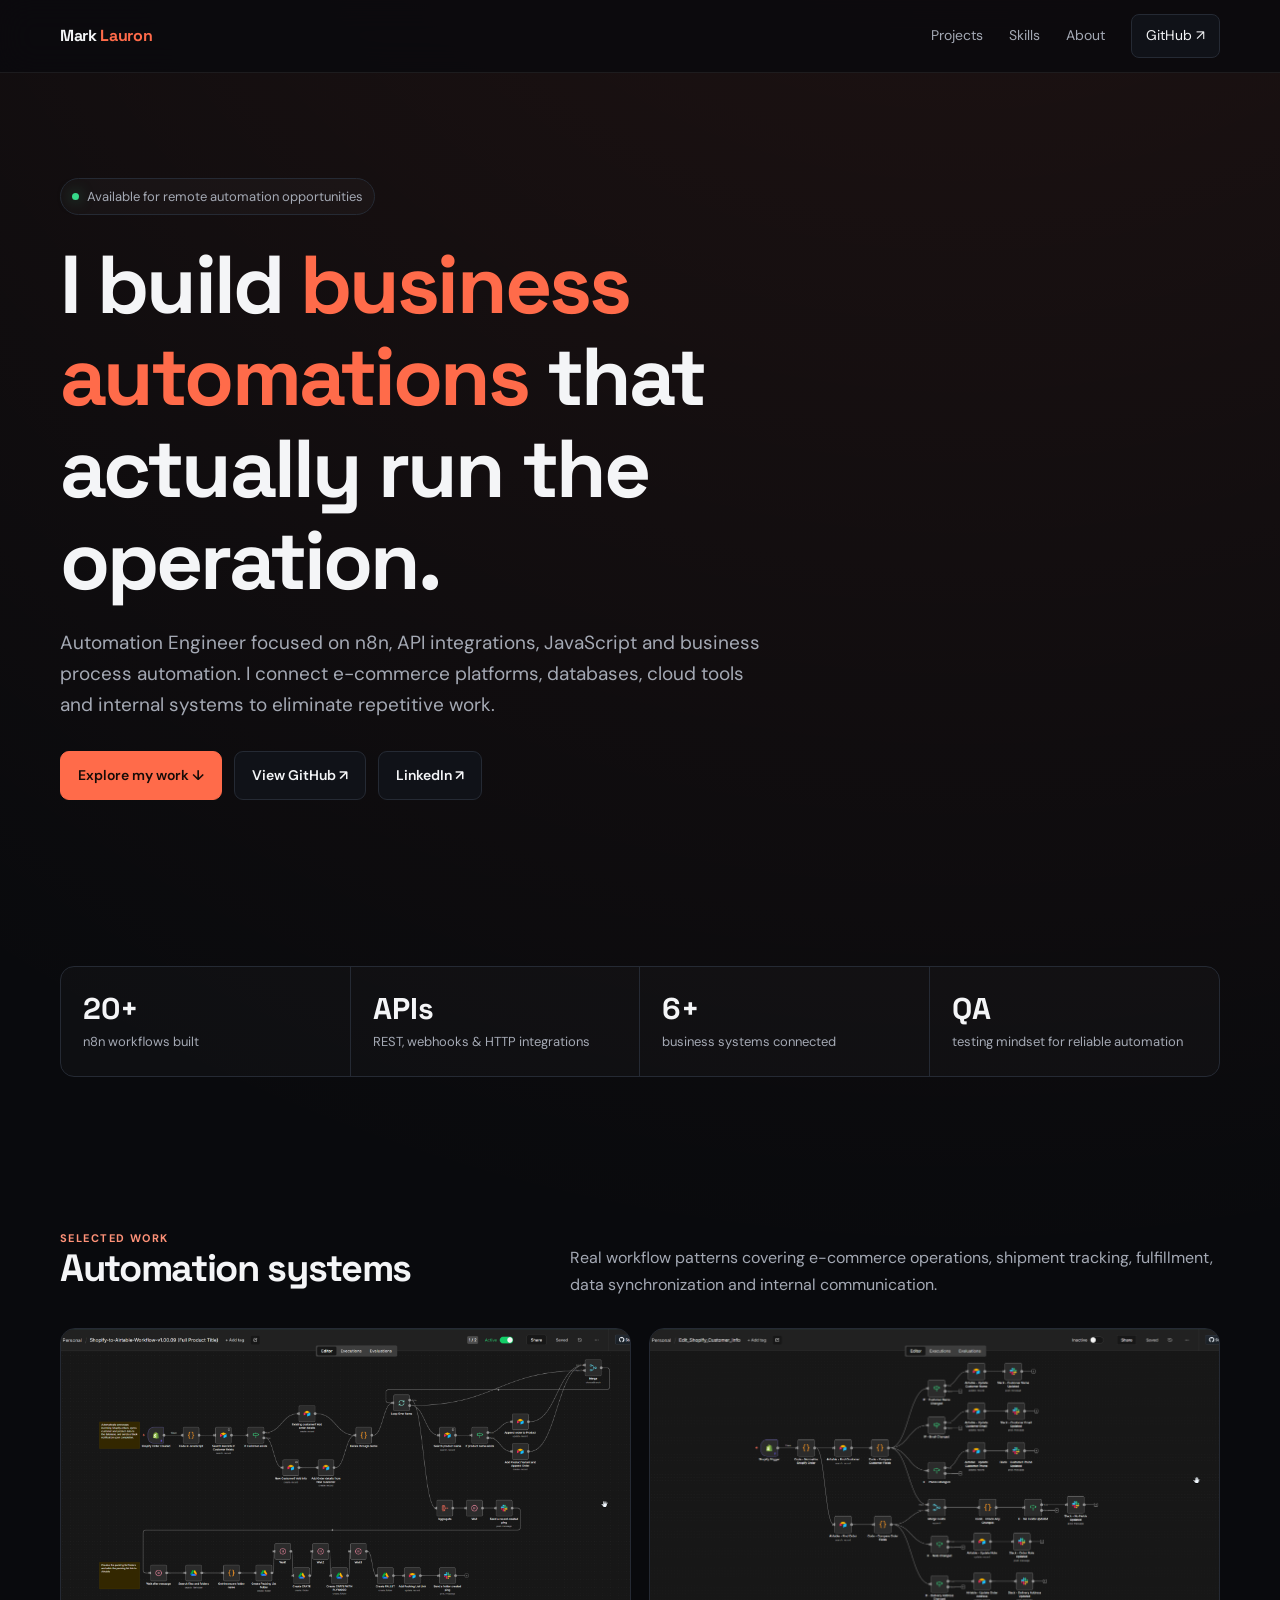
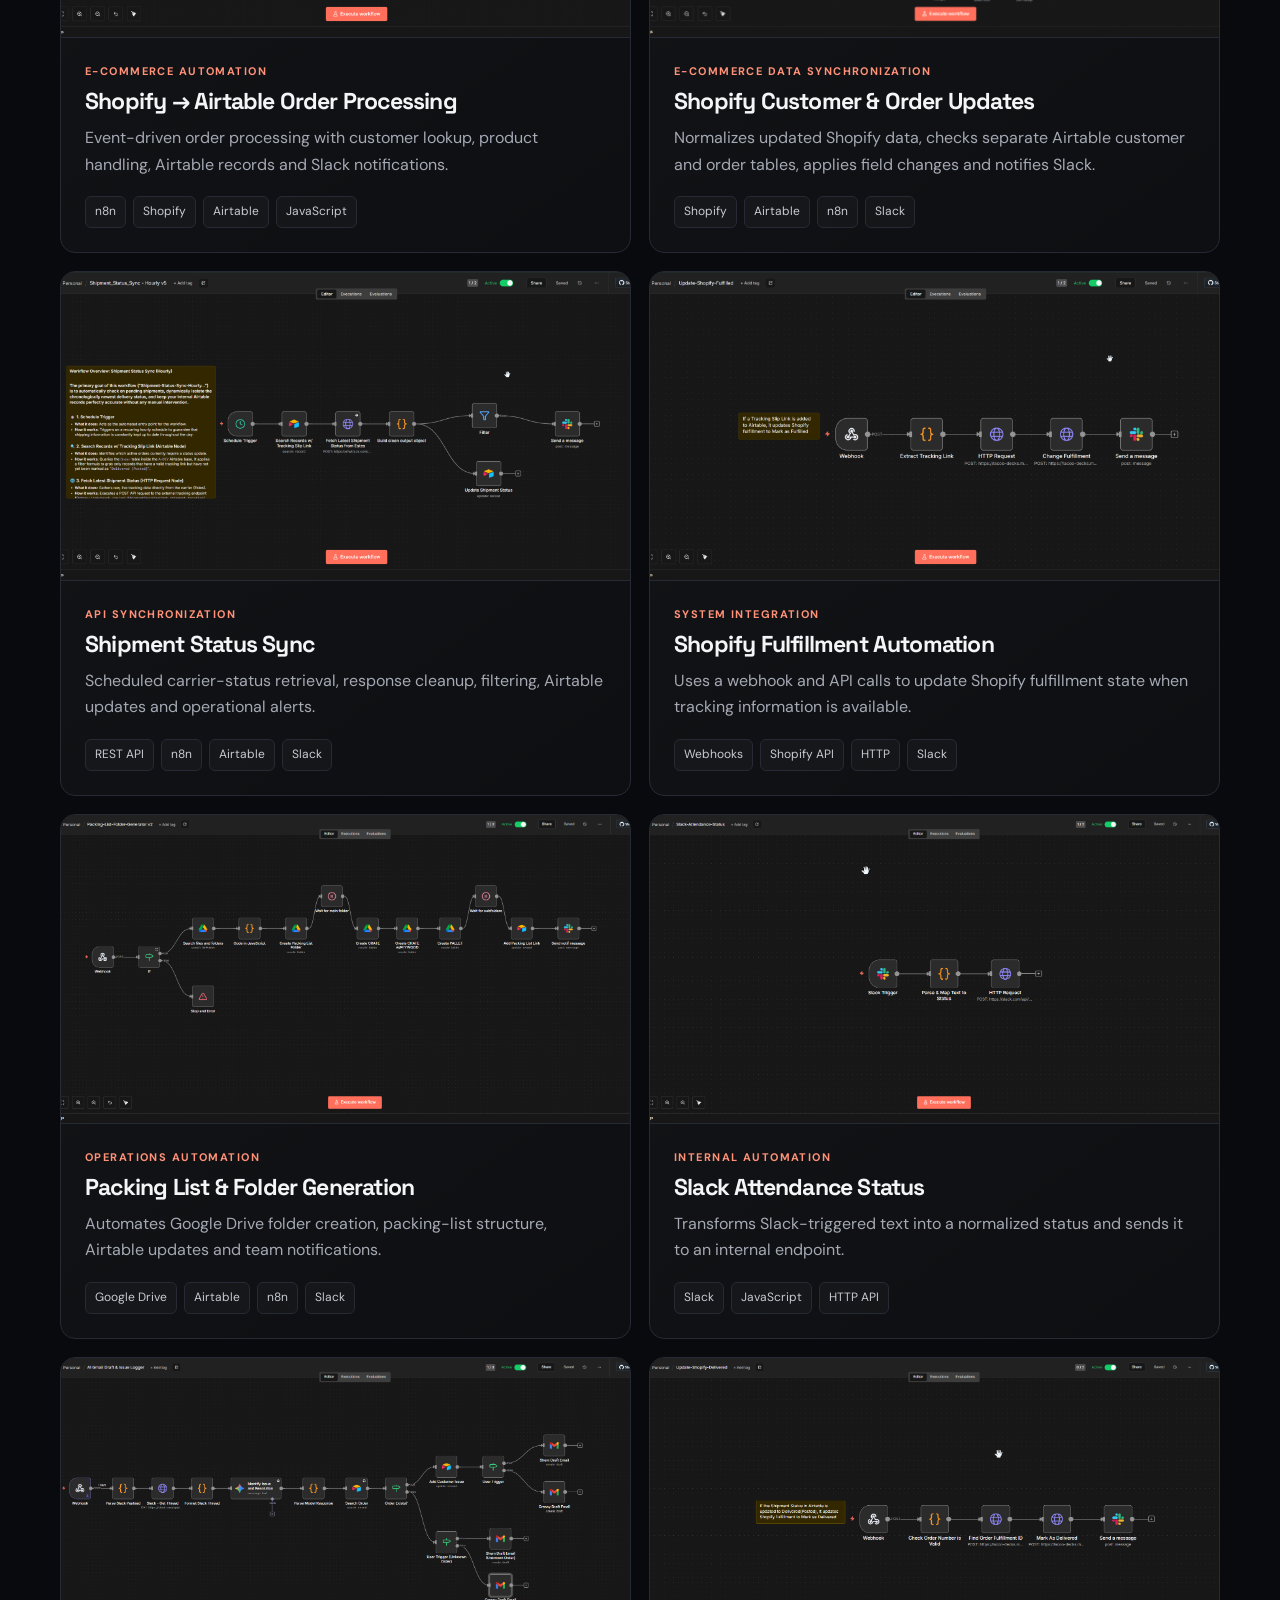
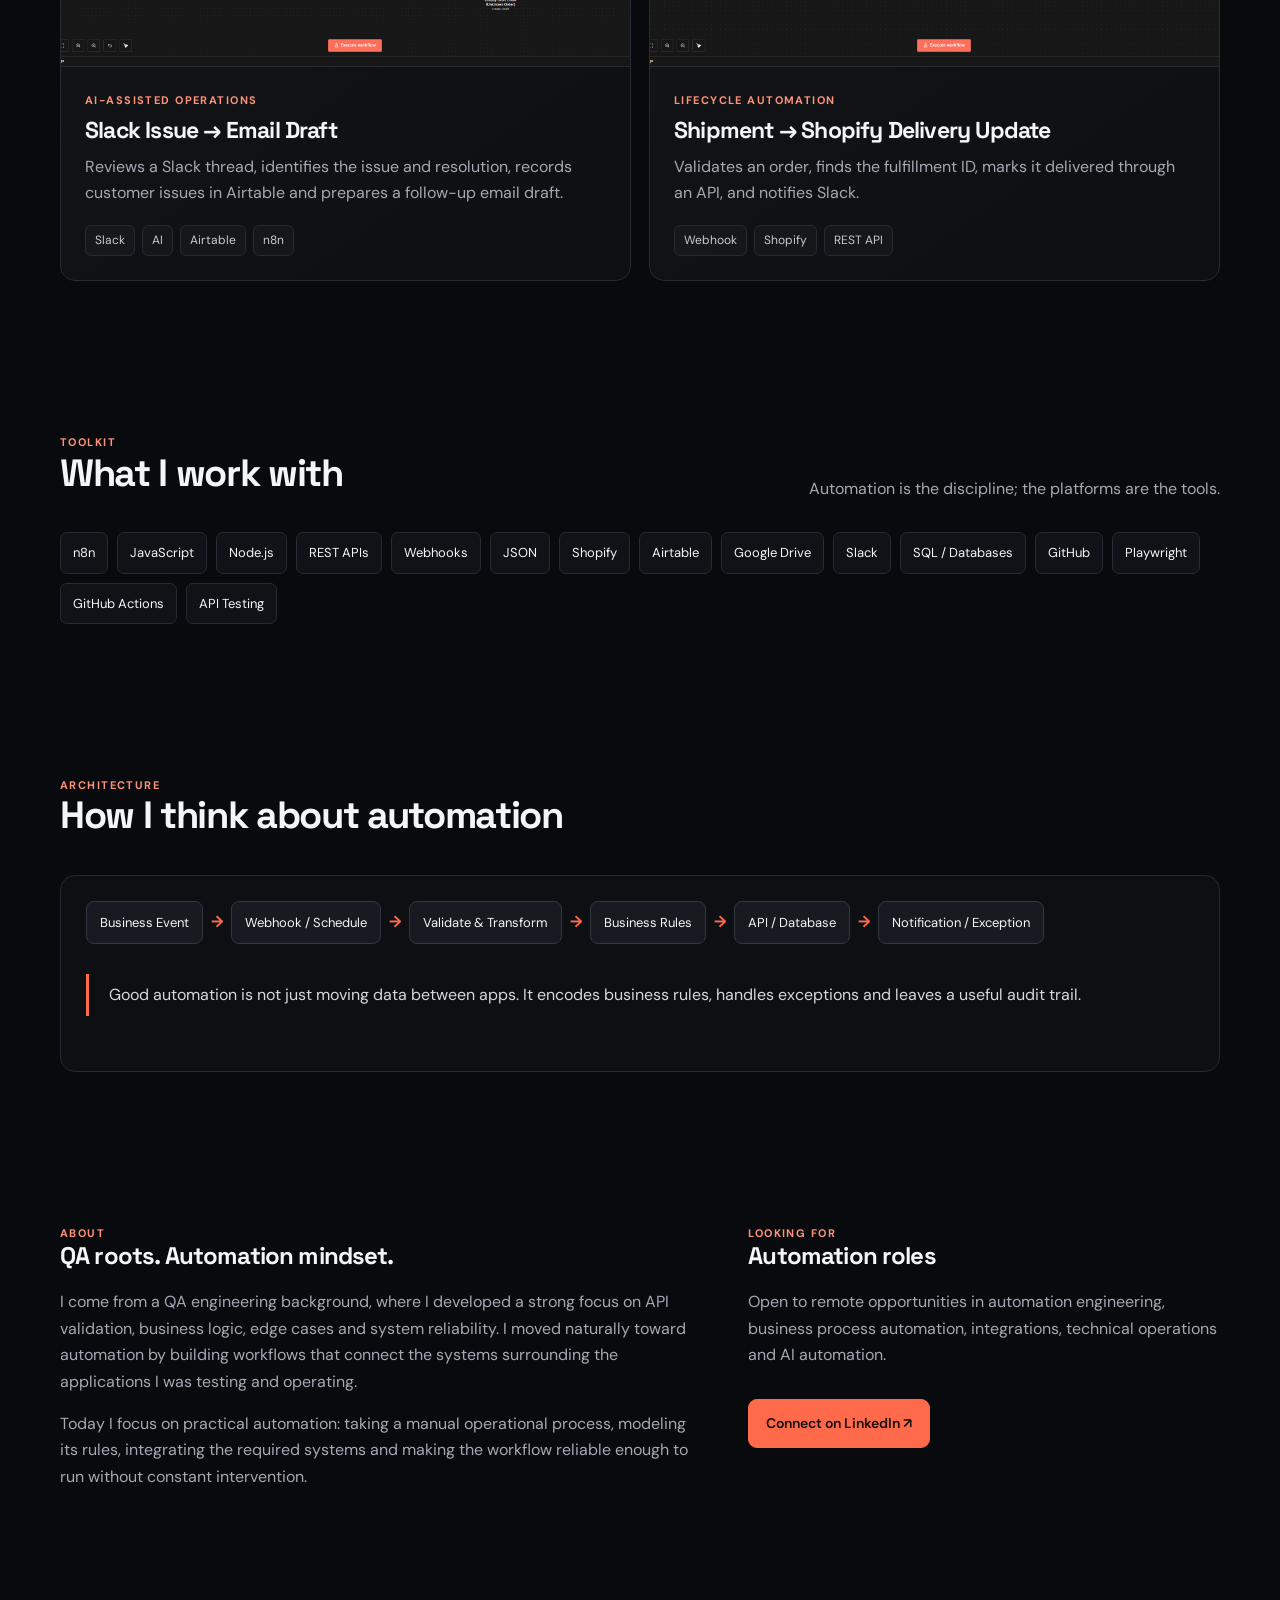
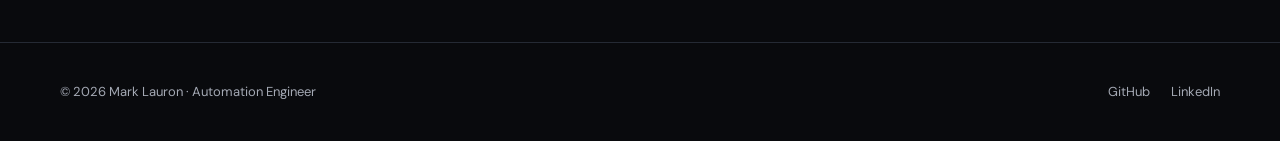
<file: index.html>
<!doctype html>
<html lang="en">
<head>
<meta charset="utf-8">
<meta name="viewport" content="width=device-width, initial-scale=1">
<meta name="description" content="Mark Lauron — Automation Engineer portfolio. n8n, APIs, JavaScript, Shopify, Airtable and business process automation.">
<title>Mark Lauron | Automation Engineer</title>
<link rel="stylesheet" href="assets/styles.css">
</head>
<body>

<nav class="nav">
  <div class="container nav-inner">
    <a class="brand" href="index.html">Mark <span>Lauron</span></a>
    <button class="menu" aria-label="Open navigation">☰</button>
    <div class="nav-links">
      <a href="index.html#projects">Projects</a>
      <a href="index.html#skills">Skills</a>
      <a href="index.html#about">About</a>
      <a class="nav-cta" href="https://github.com/markLauron" target="_blank" rel="noopener">GitHub ↗</a>
    </div>
  </div>
</nav>


<header class="hero">
  <div class="container">
    <div class="eyebrow"><span class="dot"></span> Available for remote automation opportunities</div>
    <h1>I build <em>business automations</em> that actually run the operation.</h1>
    <p>
      Automation Engineer focused on n8n, API integrations, JavaScript and business process automation.
      I connect e-commerce platforms, databases, cloud tools and internal systems to eliminate repetitive work.
    </p>
    <div class="actions">
      <a class="btn primary" href="#projects">Explore my work ↓</a>
      <a class="btn" href="https://github.com/markLauron" target="_blank" rel="noopener">View GitHub ↗</a>
      <a class="btn" href="https://www.linkedin.com/in/mark-wenson-lauron-874984192/" target="_blank" rel="noopener">LinkedIn ↗</a>
    </div>
  </div>
</header>

<section class="section">
  <div class="container">
    <div class="stats">
      <div class="stat"><strong>20+</strong><span>n8n workflows built</span></div>
      <div class="stat"><strong>APIs</strong><span>REST, webhooks & HTTP integrations</span></div>
      <div class="stat"><strong>6+</strong><span>business systems connected</span></div>
      <div class="stat"><strong>QA</strong><span>testing mindset for reliable automation</span></div>
    </div>
  </div>
</section>

<section class="section" id="projects">
  <div class="container">
    <div class="section-head">
      <div>
        <div class="kicker">Selected work</div>
        <h2>Automation systems</h2>
      </div>
      <p>Real workflow patterns covering e-commerce operations, shipment tracking, fulfillment, data synchronization and internal communication.</p>
    </div>

    <div class="grid">
      <a class="card" href="projects/shopify-airtable.html">
        <div class="card-img"><img src="assets/images/shopify-airtable.png" alt="Shopify to Airtable n8n workflow"></div>
        <div class="card-body">
          <div class="kicker">E-commerce automation</div>
          <h3>Shopify → Airtable Order Processing</h3>
          <p>Event-driven order processing with customer lookup, product handling, Airtable records and Slack notifications.</p>
          <div class="tags"><span class="tag">n8n</span><span class="tag">Shopify</span><span class="tag">Airtable</span><span class="tag">JavaScript</span></div>
        </div>
      </a>

      <a class="card" href="projects/shopify-customer-info.html">
        <div class="card-img"><img src="assets/images/shopify-customer-info.png" alt="Shopify customer and order update workflow"></div>
        <div class="card-body">
          <div class="kicker">E-commerce data synchronization</div>
          <h3>Shopify Customer & Order Updates</h3>
          <p>Normalizes updated Shopify data, checks separate Airtable customer and order tables, applies field changes and notifies Slack.</p>
          <div class="tags"><span class="tag">Shopify</span><span class="tag">Airtable</span><span class="tag">n8n</span><span class="tag">Slack</span></div>
        </div>
      </a>

      <a class="card" href="projects/shipment-sync.html">
        <div class="card-img"><img src="assets/images/shipment-sync.png" alt="Shipment status synchronization workflow"></div>
        <div class="card-body">
          <div class="kicker">API synchronization</div>
          <h3>Shipment Status Sync</h3>
          <p>Scheduled carrier-status retrieval, response cleanup, filtering, Airtable updates and operational alerts.</p>
          <div class="tags"><span class="tag">REST API</span><span class="tag">n8n</span><span class="tag">Airtable</span><span class="tag">Slack</span></div>
        </div>
      </a>

      <a class="card" href="projects/shopify-fulfillment.html">
        <div class="card-img"><img src="assets/images/shopify-fulfilled.png" alt="Shopify fulfillment update workflow"></div>
        <div class="card-body">
          <div class="kicker">System integration</div>
          <h3>Shopify Fulfillment Automation</h3>
          <p>Uses a webhook and API calls to update Shopify fulfillment state when tracking information is available.</p>
          <div class="tags"><span class="tag">Webhooks</span><span class="tag">Shopify API</span><span class="tag">HTTP</span><span class="tag">Slack</span></div>
        </div>
      </a>

      <a class="card" href="projects/packing-list.html">
        <div class="card-img"><img src="assets/images/packing-list.png" alt="n8n workflow library showing packing list automation"></div>
        <div class="card-body">
          <div class="kicker">Operations automation</div>
          <h3>Packing List & Folder Generation</h3>
          <p>Automates Google Drive folder creation, packing-list structure, Airtable updates and team notifications.</p>
          <div class="tags"><span class="tag">Google Drive</span><span class="tag">Airtable</span><span class="tag">n8n</span><span class="tag">Slack</span></div>
        </div>
      </a>

      <a class="card" href="projects/slack-attendance.html">
        <div class="card-img"><img src="assets/images/slack-attendance.png" alt="Slack attendance status workflow"></div>
        <div class="card-body">
          <div class="kicker">Internal automation</div>
          <h3>Slack Attendance Status</h3>
          <p>Transforms Slack-triggered text into a normalized status and sends it to an internal endpoint.</p>
          <div class="tags"><span class="tag">Slack</span><span class="tag">JavaScript</span><span class="tag">HTTP API</span></div>
        </div>
      </a>

      <a class="card" href="projects/slack-draft-email.html">
        <div class="card-img"><img src="assets/images/slack-draft-email.png" alt="Slack issue resolution and email draft workflow"></div>
        <div class="card-body">
          <div class="kicker">AI-assisted operations</div>
          <h3>Slack Issue → Email Draft</h3>
          <p>Reviews a Slack thread, identifies the issue and resolution, records customer issues in Airtable and prepares a follow-up email draft.</p>
          <div class="tags"><span class="tag">Slack</span><span class="tag">AI</span><span class="tag">Airtable</span><span class="tag">n8n</span></div>
        </div>
      </a>

      <a class="card" href="projects/shipment-lifecycle.html">
        <div class="card-img"><img src="assets/images/shopify-delivered.png" alt="Shopify delivered fulfillment workflow"></div>
        <div class="card-body">
          <div class="kicker">Lifecycle automation</div>
          <h3>Shipment → Shopify Delivery Update</h3>
          <p>Validates an order, finds the fulfillment ID, marks it delivered through an API, and notifies Slack.</p>
          <div class="tags"><span class="tag">Webhook</span><span class="tag">Shopify</span><span class="tag">REST API</span></div>
        </div>
      </a>
    </div>
  </div>
</section>

<section class="section" id="skills">
  <div class="container">
    <div class="section-head">
      <div><div class="kicker">Toolkit</div><h2>What I work with</h2></div>
      <p>Automation is the discipline; the platforms are the tools.</p>
    </div>
    <div class="skills">
      <span class="skill">n8n</span><span class="skill">JavaScript</span><span class="skill">Node.js</span>
      <span class="skill">REST APIs</span><span class="skill">Webhooks</span><span class="skill">JSON</span>
      <span class="skill">Shopify</span><span class="skill">Airtable</span><span class="skill">Google Drive</span>
      <span class="skill">Slack</span><span class="skill">SQL / Databases</span><span class="skill">GitHub</span>
      <span class="skill">Playwright</span><span class="skill">GitHub Actions</span><span class="skill">API Testing</span>
    </div>
  </div>
</section>

<section class="section">
  <div class="container">
    <div class="section-head">
      <div><div class="kicker">Architecture</div><h2>How I think about automation</h2></div>
    </div>
    <div class="architecture">
      <div class="flow">
        <div class="node">Business Event</div><div class="arrow">→</div>
        <div class="node">Webhook / Schedule</div><div class="arrow">→</div>
        <div class="node">Validate & Transform</div><div class="arrow">→</div>
        <div class="node">Business Rules</div><div class="arrow">→</div>
        <div class="node">API / Database</div><div class="arrow">→</div>
        <div class="node">Notification / Exception</div>
      </div>
      <div class="quote">Good automation is not just moving data between apps. It encodes business rules, handles exceptions and leaves a useful audit trail.</div>
    </div>
  </div>
</section>

<section class="section" id="about">
  <div class="container about-grid">
    <div>
      <div class="kicker">About</div>
      <h2>QA roots. Automation mindset.</h2>
      <p>
        I come from a QA engineering background, where I developed a strong focus on API validation,
        business logic, edge cases and system reliability. I moved naturally toward automation by building
        workflows that connect the systems surrounding the applications I was testing and operating.
      </p>
      <p>
        Today I focus on practical automation: taking a manual operational process, modeling its rules,
        integrating the required systems and making the workflow reliable enough to run without constant intervention.
      </p>
    </div>
    <div>
      <div class="kicker">Looking for</div>
      <h2>Automation roles</h2>
      <p>Open to remote opportunities in automation engineering, business process automation, integrations, technical operations and AI automation.</p>
      <div class="actions"><a class="btn primary" href="https://www.linkedin.com/in/mark-wenson-lauron-874984192/" target="_blank" rel="noopener">Connect on LinkedIn ↗</a></div>
    </div>
  </div>
</section>


<footer class="footer">
  <div class="container footer-inner">
    <div>© <span data-year>2026</span> Mark Lauron · Automation Engineer</div>
    <div>
      <a href="https://github.com/markLauron" target="_blank" rel="noopener">GitHub</a>
      <a href="https://www.linkedin.com/in/mark-wenson-lauron-874984192/" target="_blank" rel="noopener">LinkedIn</a>
    </div>
  </div>
</footer>

<script src="assets/script.js"></script>
</body>
</html>
</file>
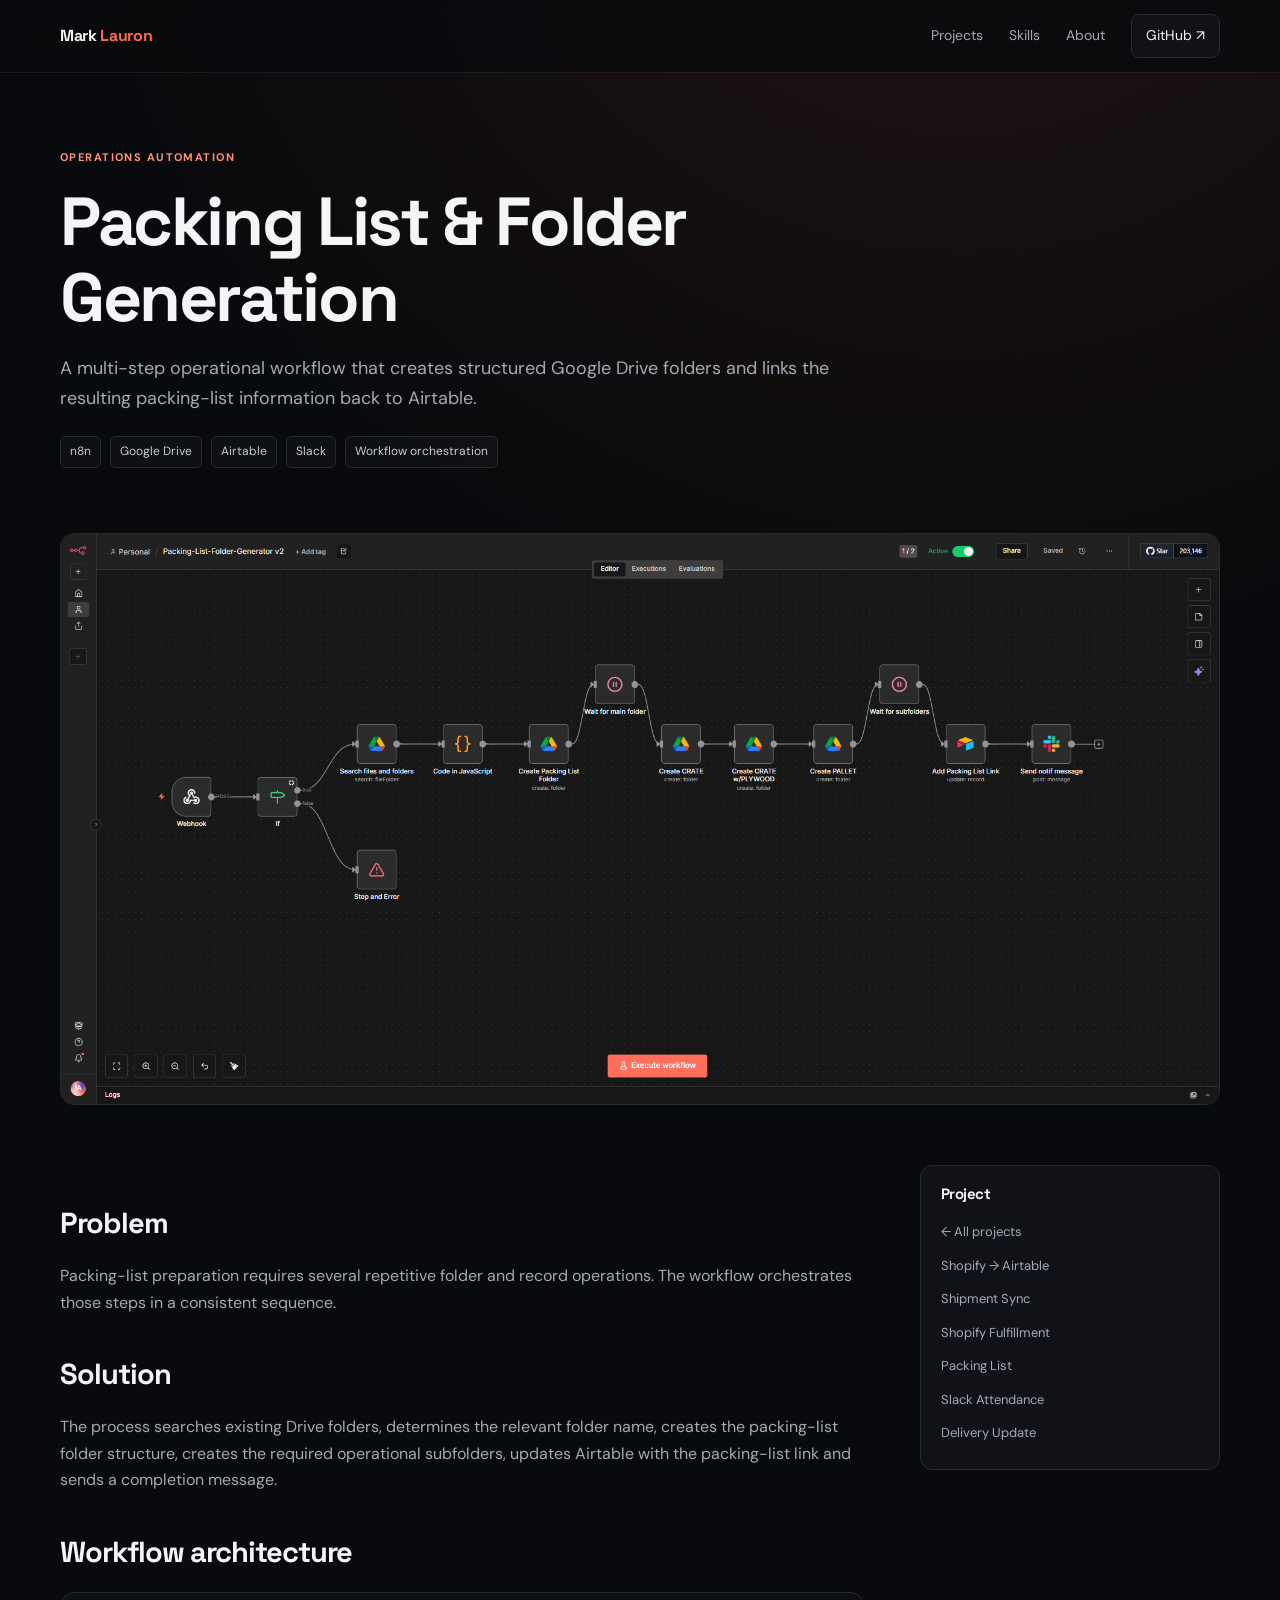
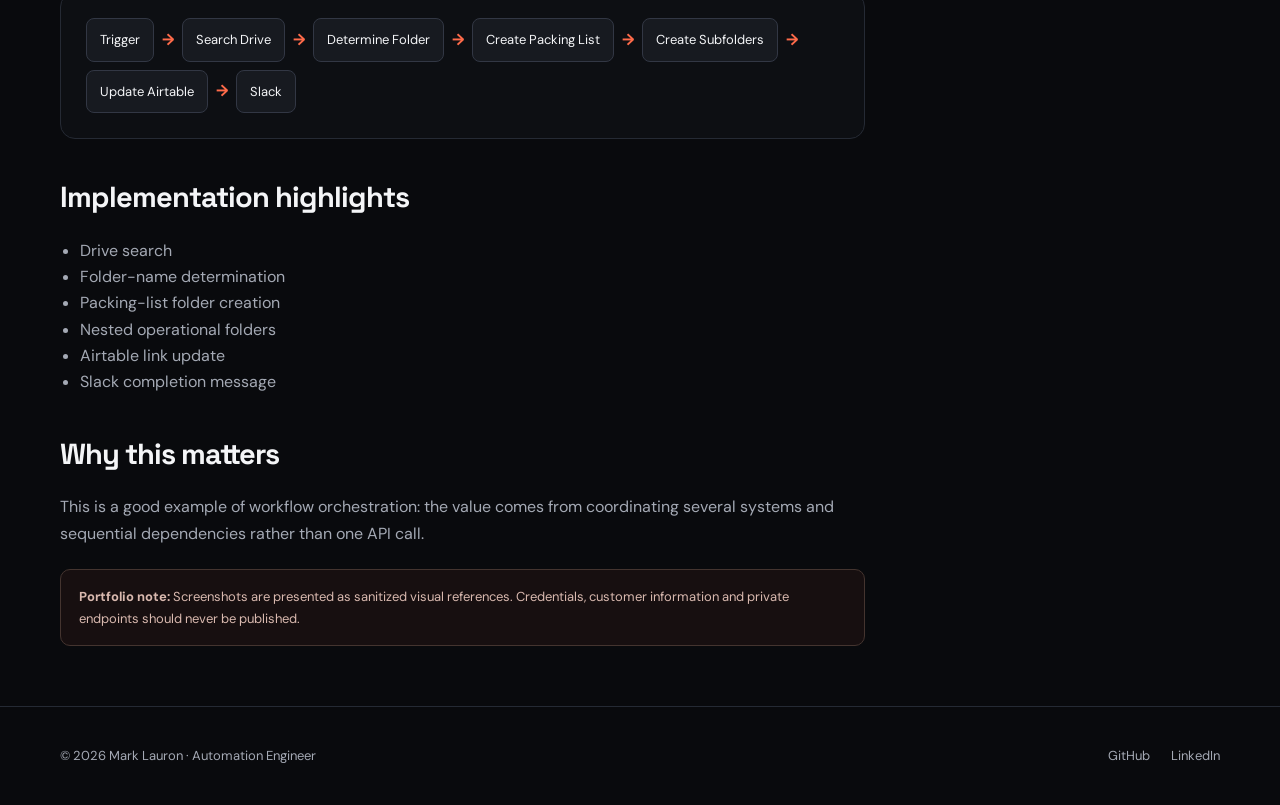
<file: projects/packing-list.html>
<!doctype html>
<html lang="en">
<head>
<meta charset="utf-8">
<meta name="viewport" content="width=device-width, initial-scale=1">
<meta name="description" content="Mark Lauron — Automation Engineer portfolio. n8n, APIs, JavaScript, Shopify, Airtable and business process automation.">
<title>Packing List & Folder Generation | Mark Lauron</title>
<link rel="stylesheet" href="../assets/styles.css">
</head>
<body>

<nav class="nav">
  <div class="container nav-inner">
    <a class="brand" href="../index.html">Mark <span>Lauron</span></a>
    <button class="menu" aria-label="Open navigation">☰</button>
    <div class="nav-links">
      <a href="../index.html#projects">Projects</a>
      <a href="../index.html#skills">Skills</a>
      <a href="../index.html#about">About</a>
      <a class="nav-cta" href="https://github.com/markwenson" target="_blank" rel="noopener">GitHub ↗</a>
    </div>
  </div>
</nav>


<main>
  <section class="project-hero">
    <div class="container">
      <div class="kicker">Operations automation</div>
      <h1>Packing List & Folder Generation</h1>
      <p>A multi-step operational workflow that creates structured Google Drive folders and links the resulting packing-list information back to Airtable.</p>
      <div class="meta"><span class="tag">n8n</span><span class="tag">Google Drive</span><span class="tag">Airtable</span><span class="tag">Slack</span><span class="tag">Workflow orchestration</span></div>
    </div>
  </section>

  <div class="container">
    <div class="project-image">
      <img src="../assets/images/packing-list.png" alt="n8n workflow library including packing list automation">
    </div>

    <div class="content-grid">
      <article class="prose">
        <h2>Problem</h2>
        <p>Packing-list preparation requires several repetitive folder and record operations. The workflow orchestrates those steps in a consistent sequence.</p>

        <h2>Solution</h2>
        <p>The process searches existing Drive folders, determines the relevant folder name, creates the packing-list folder structure, creates the required operational subfolders, updates Airtable with the packing-list link and sends a completion message.</p>

        <h2>Workflow architecture</h2>
        <div class="architecture"><div class="flow"><div class="node">Trigger</div><div class="arrow">→</div><div class="node">Search Drive</div><div class="arrow">→</div><div class="node">Determine Folder</div><div class="arrow">→</div><div class="node">Create Packing List</div><div class="arrow">→</div><div class="node">Create Subfolders</div><div class="arrow">→</div><div class="node">Update Airtable</div><div class="arrow">→</div><div class="node">Slack</div></div></div>

        <h2>Implementation highlights</h2>
        <ul><li>Drive search</li><li>Folder-name determination</li><li>Packing-list folder creation</li><li>Nested operational folders</li><li>Airtable link update</li><li>Slack completion message</li></ul>

        <h2>Why this matters</h2>
        <p>This is a good example of workflow orchestration: the value comes from coordinating several systems and sequential dependencies rather than one API call.</p>

        <div class="notice">
          <strong>Portfolio note:</strong> Screenshots are presented as sanitized visual references.
          Credentials, customer information and private endpoints should never be published.
        </div>
      </article>

      <aside class="side">
        <h3>Project</h3>
        <a href="../index.html#projects">← All projects</a>
        <a href="shopify-airtable.html">Shopify → Airtable</a>
        <a href="shipment-sync.html">Shipment Sync</a>
        <a href="shopify-fulfillment.html">Shopify Fulfillment</a>
        <a href="packing-list.html">Packing List</a>
        <a href="slack-attendance.html">Slack Attendance</a>
        <a href="shipment-lifecycle.html">Delivery Update</a>
      </aside>
    </div>
  </div>
</main>


<footer class="footer">
  <div class="container footer-inner">
    <div>© <span data-year>2026</span> Mark Lauron · Automation Engineer</div>
    <div>
      <a href="https://github.com/markwenson" target="_blank" rel="noopener">GitHub</a>
      <a href="https://www.linkedin.com/in/mark-wenson-lauron-874984192/" target="_blank" rel="noopener">LinkedIn</a>
    </div>
  </div>
</footer>

<script src="../assets/script.js"></script>
</body>
</html>
</file>
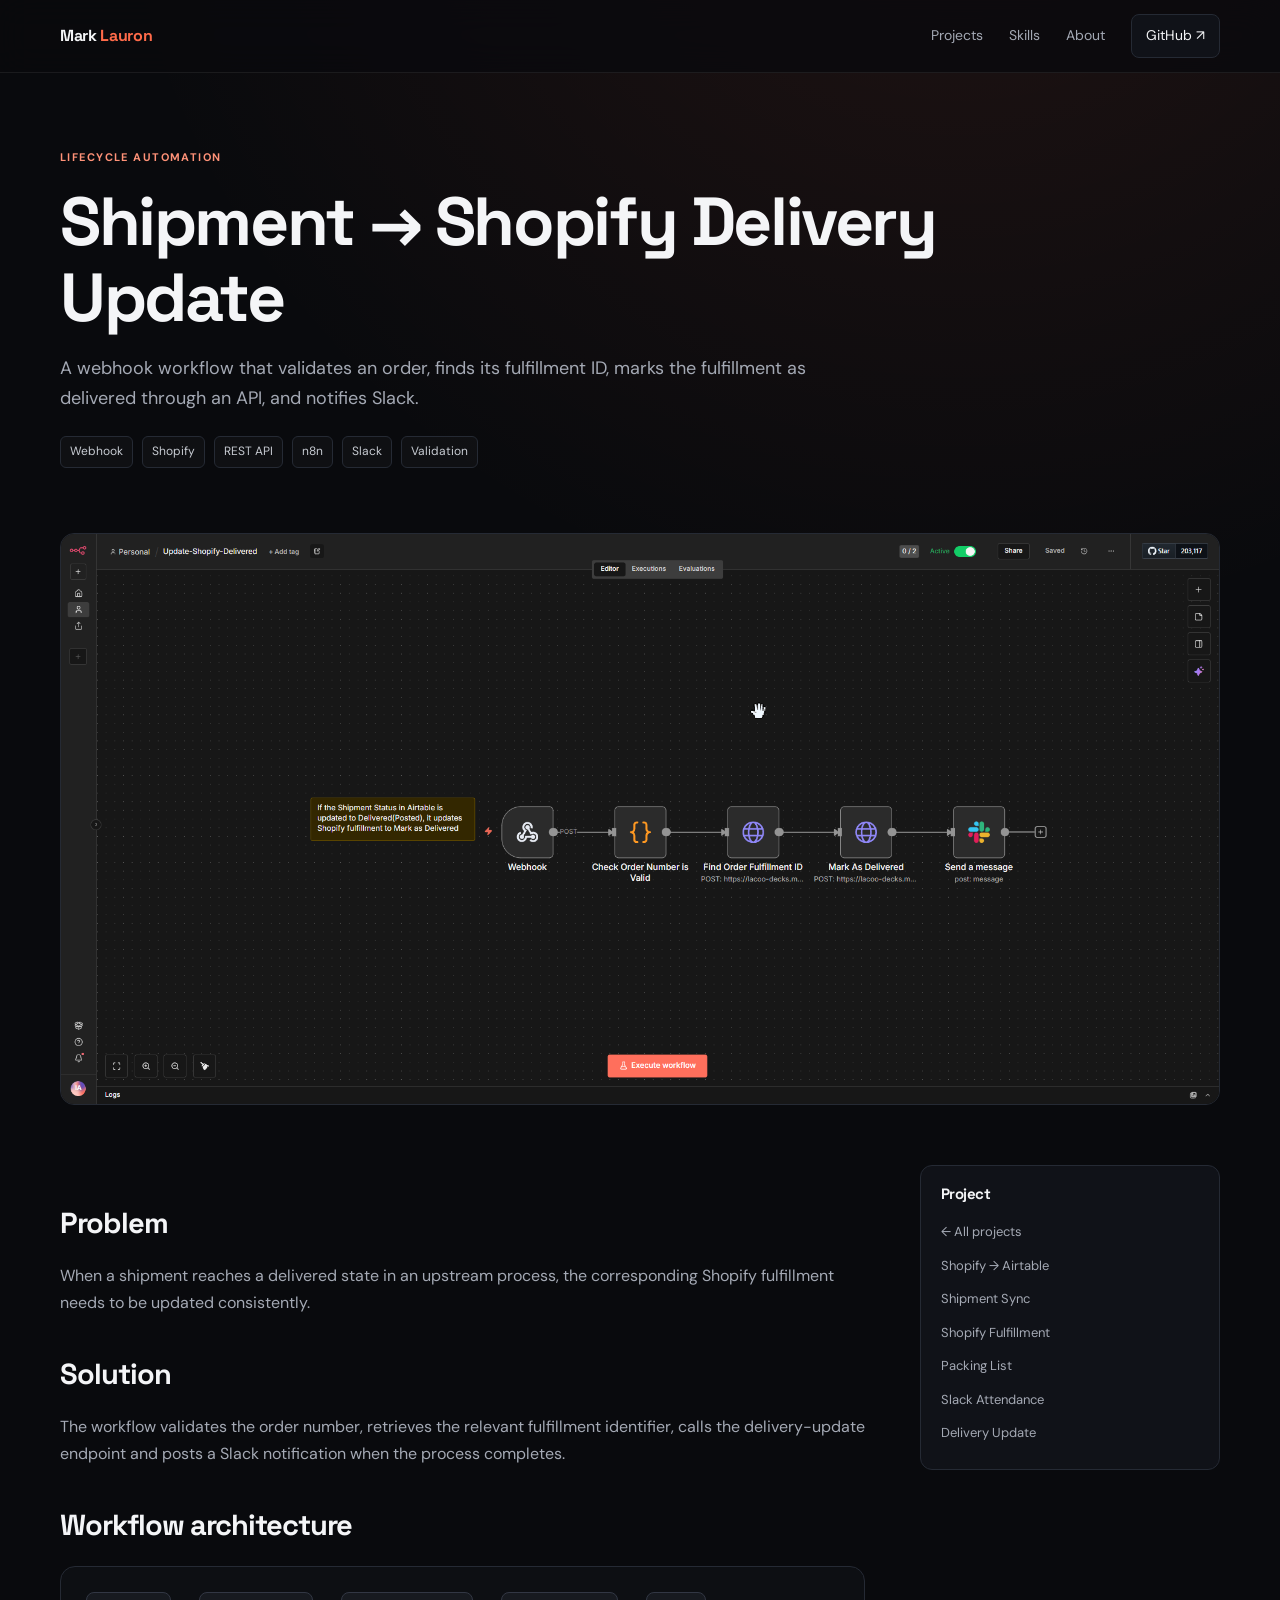
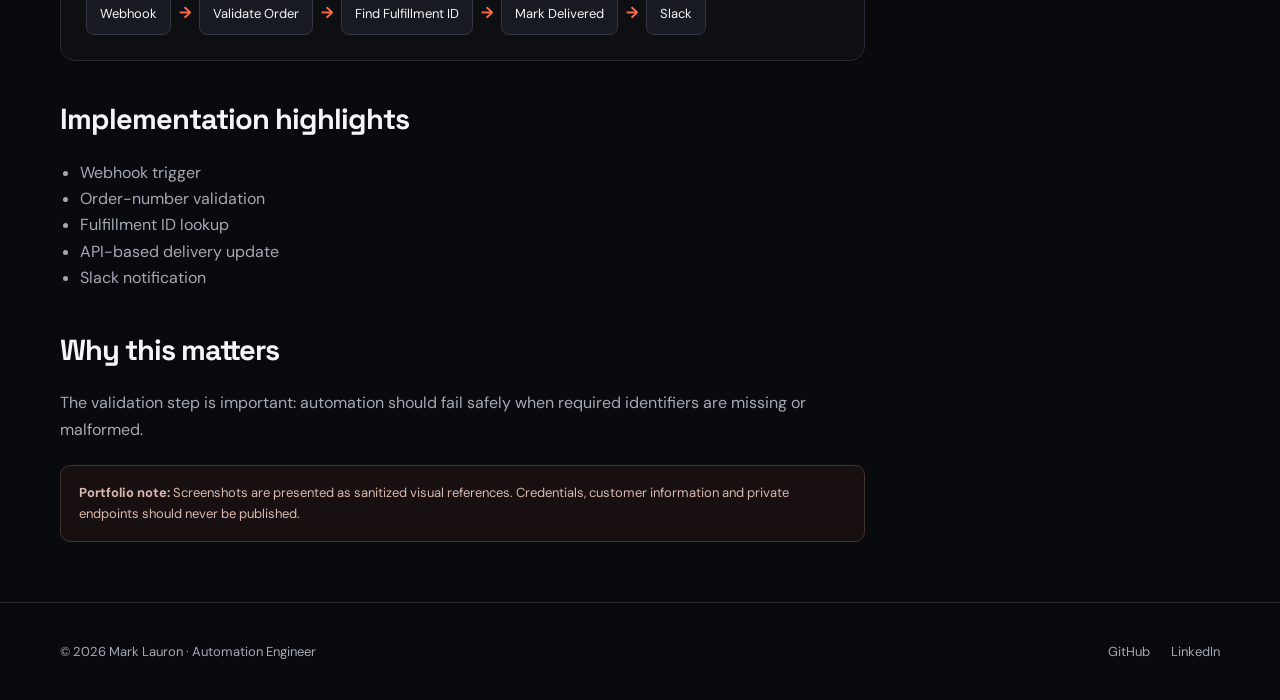
<file: projects/shipment-lifecycle.html>
<!doctype html>
<html lang="en">
<head>
<meta charset="utf-8">
<meta name="viewport" content="width=device-width, initial-scale=1">
<meta name="description" content="Mark Lauron — Automation Engineer portfolio. n8n, APIs, JavaScript, Shopify, Airtable and business process automation.">
<title>Shipment → Shopify Delivery Update | Mark Lauron</title>
<link rel="stylesheet" href="../assets/styles.css">
</head>
<body>

<nav class="nav">
  <div class="container nav-inner">
    <a class="brand" href="../index.html">Mark <span>Lauron</span></a>
    <button class="menu" aria-label="Open navigation">☰</button>
    <div class="nav-links">
      <a href="../index.html#projects">Projects</a>
      <a href="../index.html#skills">Skills</a>
      <a href="../index.html#about">About</a>
      <a class="nav-cta" href="https://github.com/markwenson" target="_blank" rel="noopener">GitHub ↗</a>
    </div>
  </div>
</nav>


<main>
  <section class="project-hero">
    <div class="container">
      <div class="kicker">Lifecycle automation</div>
      <h1>Shipment → Shopify Delivery Update</h1>
      <p>A webhook workflow that validates an order, finds its fulfillment ID, marks the fulfillment as delivered through an API, and notifies Slack.</p>
      <div class="meta"><span class="tag">Webhook</span><span class="tag">Shopify</span><span class="tag">REST API</span><span class="tag">n8n</span><span class="tag">Slack</span><span class="tag">Validation</span></div>
    </div>
  </section>

  <div class="container">
    <div class="project-image">
      <img src="../assets/images/shopify-delivered.png" alt="Shopify delivered fulfillment workflow">
    </div>

    <div class="content-grid">
      <article class="prose">
        <h2>Problem</h2>
        <p>When a shipment reaches a delivered state in an upstream process, the corresponding Shopify fulfillment needs to be updated consistently.</p>

        <h2>Solution</h2>
        <p>The workflow validates the order number, retrieves the relevant fulfillment identifier, calls the delivery-update endpoint and posts a Slack notification when the process completes.</p>

        <h2>Workflow architecture</h2>
        <div class="architecture"><div class="flow"><div class="node">Webhook</div><div class="arrow">→</div><div class="node">Validate Order</div><div class="arrow">→</div><div class="node">Find Fulfillment ID</div><div class="arrow">→</div><div class="node">Mark Delivered</div><div class="arrow">→</div><div class="node">Slack</div></div></div>

        <h2>Implementation highlights</h2>
        <ul><li>Webhook trigger</li><li>Order-number validation</li><li>Fulfillment ID lookup</li><li>API-based delivery update</li><li>Slack notification</li></ul>

        <h2>Why this matters</h2>
        <p>The validation step is important: automation should fail safely when required identifiers are missing or malformed.</p>

        <div class="notice">
          <strong>Portfolio note:</strong> Screenshots are presented as sanitized visual references.
          Credentials, customer information and private endpoints should never be published.
        </div>
      </article>

      <aside class="side">
        <h3>Project</h3>
        <a href="../index.html#projects">← All projects</a>
        <a href="shopify-airtable.html">Shopify → Airtable</a>
        <a href="shipment-sync.html">Shipment Sync</a>
        <a href="shopify-fulfillment.html">Shopify Fulfillment</a>
        <a href="packing-list.html">Packing List</a>
        <a href="slack-attendance.html">Slack Attendance</a>
        <a href="shipment-lifecycle.html">Delivery Update</a>
      </aside>
    </div>
  </div>
</main>


<footer class="footer">
  <div class="container footer-inner">
    <div>© <span data-year>2026</span> Mark Lauron · Automation Engineer</div>
    <div>
      <a href="https://github.com/markwenson" target="_blank" rel="noopener">GitHub</a>
      <a href="https://www.linkedin.com/in/mark-wenson-lauron-874984192/" target="_blank" rel="noopener">LinkedIn</a>
    </div>
  </div>
</footer>

<script src="../assets/script.js"></script>
</body>
</html>
</file>
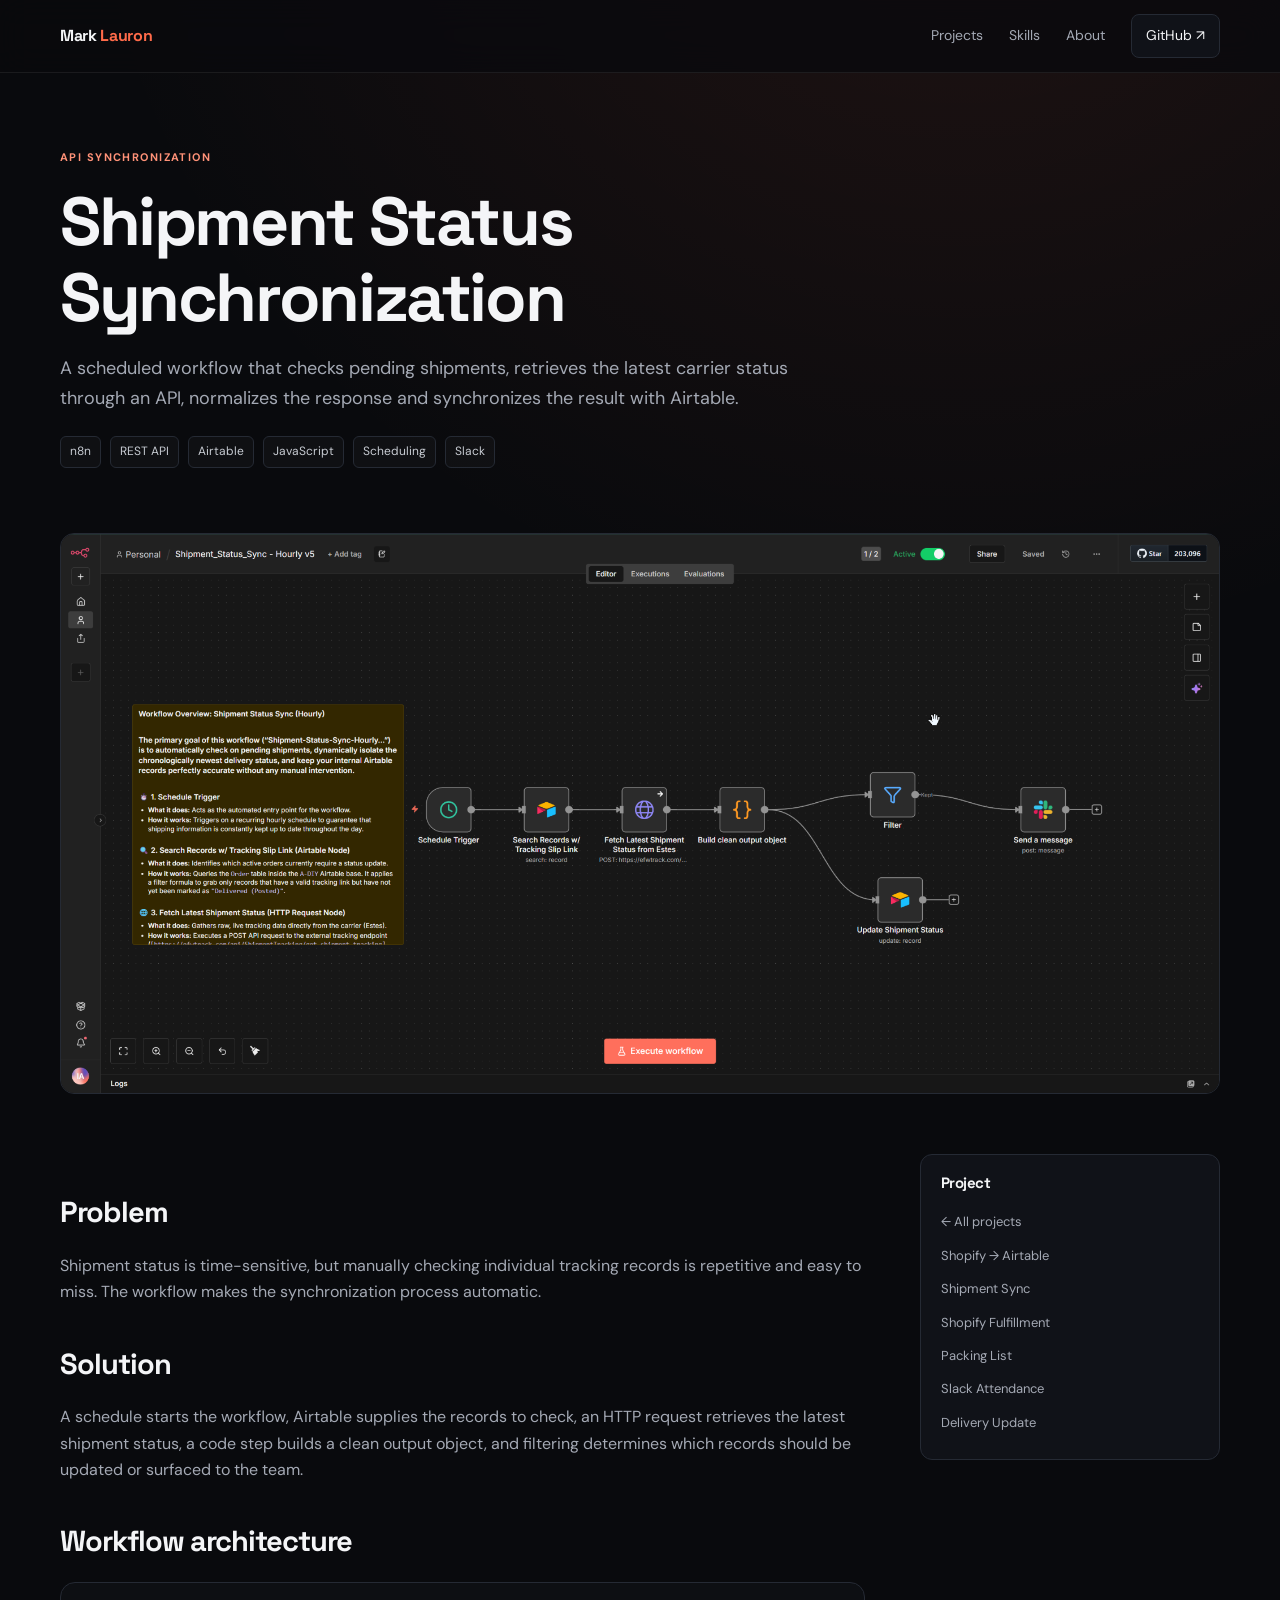
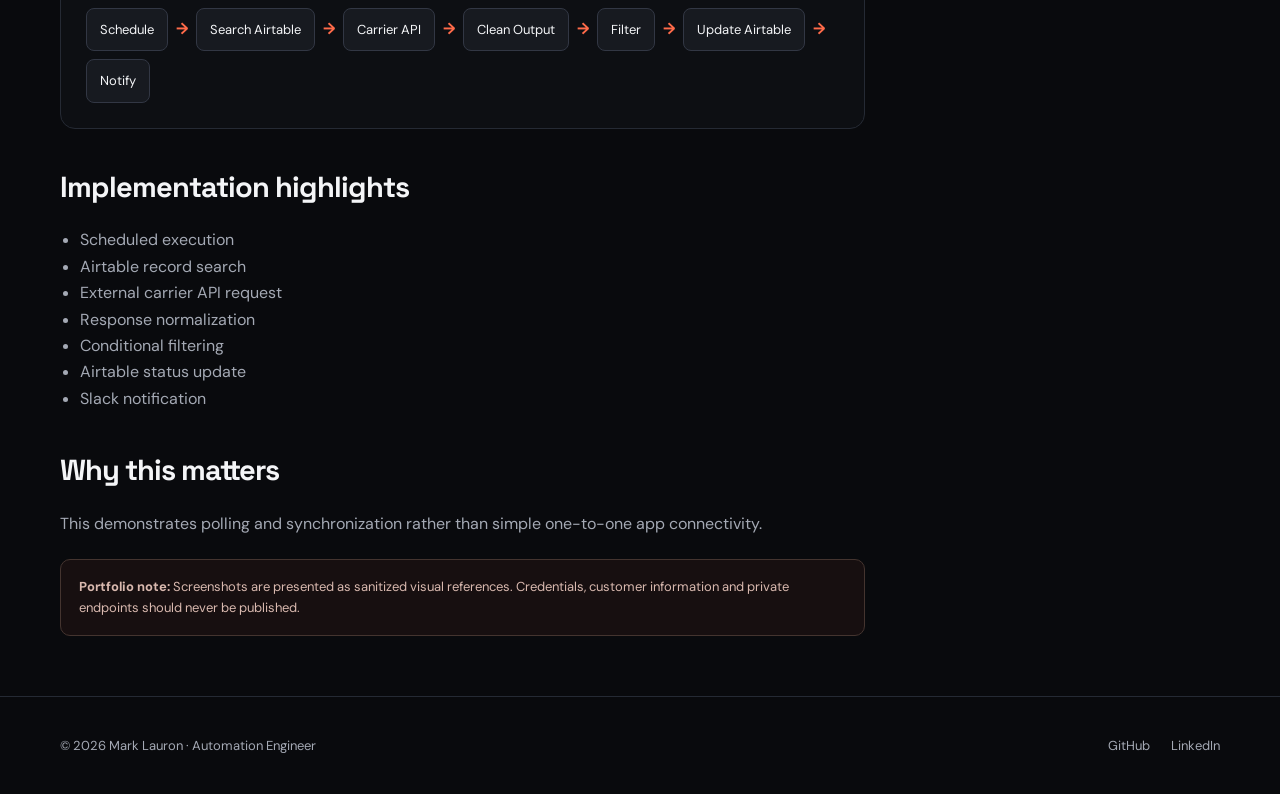
<file: projects/shipment-sync.html>
<!doctype html>
<html lang="en">
<head>
<meta charset="utf-8">
<meta name="viewport" content="width=device-width, initial-scale=1">
<meta name="description" content="Mark Lauron — Automation Engineer portfolio. n8n, APIs, JavaScript, Shopify, Airtable and business process automation.">
<title>Shipment Status Synchronization | Mark Lauron</title>
<link rel="stylesheet" href="../assets/styles.css">
</head>
<body>

<nav class="nav">
  <div class="container nav-inner">
    <a class="brand" href="../index.html">Mark <span>Lauron</span></a>
    <button class="menu" aria-label="Open navigation">☰</button>
    <div class="nav-links">
      <a href="../index.html#projects">Projects</a>
      <a href="../index.html#skills">Skills</a>
      <a href="../index.html#about">About</a>
      <a class="nav-cta" href="https://github.com/markwenson" target="_blank" rel="noopener">GitHub ↗</a>
    </div>
  </div>
</nav>


<main>
  <section class="project-hero">
    <div class="container">
      <div class="kicker">API synchronization</div>
      <h1>Shipment Status Synchronization</h1>
      <p>A scheduled workflow that checks pending shipments, retrieves the latest carrier status through an API, normalizes the response and synchronizes the result with Airtable.</p>
      <div class="meta"><span class="tag">n8n</span><span class="tag">REST API</span><span class="tag">Airtable</span><span class="tag">JavaScript</span><span class="tag">Scheduling</span><span class="tag">Slack</span></div>
    </div>
  </section>

  <div class="container">
    <div class="project-image">
      <img src="../assets/images/shipment-sync.png" alt="Shipment status sync n8n workflow">
    </div>

    <div class="content-grid">
      <article class="prose">
        <h2>Problem</h2>
        <p>Shipment status is time-sensitive, but manually checking individual tracking records is repetitive and easy to miss. The workflow makes the synchronization process automatic.</p>

        <h2>Solution</h2>
        <p>A schedule starts the workflow, Airtable supplies the records to check, an HTTP request retrieves the latest shipment status, a code step builds a clean output object, and filtering determines which records should be updated or surfaced to the team.</p>

        <h2>Workflow architecture</h2>
        <div class="architecture"><div class="flow"><div class="node">Schedule</div><div class="arrow">→</div><div class="node">Search Airtable</div><div class="arrow">→</div><div class="node">Carrier API</div><div class="arrow">→</div><div class="node">Clean Output</div><div class="arrow">→</div><div class="node">Filter</div><div class="arrow">→</div><div class="node">Update Airtable</div><div class="arrow">→</div><div class="node">Notify</div></div></div>

        <h2>Implementation highlights</h2>
        <ul><li>Scheduled execution</li><li>Airtable record search</li><li>External carrier API request</li><li>Response normalization</li><li>Conditional filtering</li><li>Airtable status update</li><li>Slack notification</li></ul>

        <h2>Why this matters</h2>
        <p>This demonstrates polling and synchronization rather than simple one-to-one app connectivity.</p>

        <div class="notice">
          <strong>Portfolio note:</strong> Screenshots are presented as sanitized visual references.
          Credentials, customer information and private endpoints should never be published.
        </div>
      </article>

      <aside class="side">
        <h3>Project</h3>
        <a href="../index.html#projects">← All projects</a>
        <a href="shopify-airtable.html">Shopify → Airtable</a>
        <a href="shipment-sync.html">Shipment Sync</a>
        <a href="shopify-fulfillment.html">Shopify Fulfillment</a>
        <a href="packing-list.html">Packing List</a>
        <a href="slack-attendance.html">Slack Attendance</a>
        <a href="shipment-lifecycle.html">Delivery Update</a>
      </aside>
    </div>
  </div>
</main>


<footer class="footer">
  <div class="container footer-inner">
    <div>© <span data-year>2026</span> Mark Lauron · Automation Engineer</div>
    <div>
      <a href="https://github.com/markwenson" target="_blank" rel="noopener">GitHub</a>
      <a href="https://www.linkedin.com/in/mark-wenson-lauron-874984192/" target="_blank" rel="noopener">LinkedIn</a>
    </div>
  </div>
</footer>

<script src="../assets/script.js"></script>
</body>
</html>
</file>
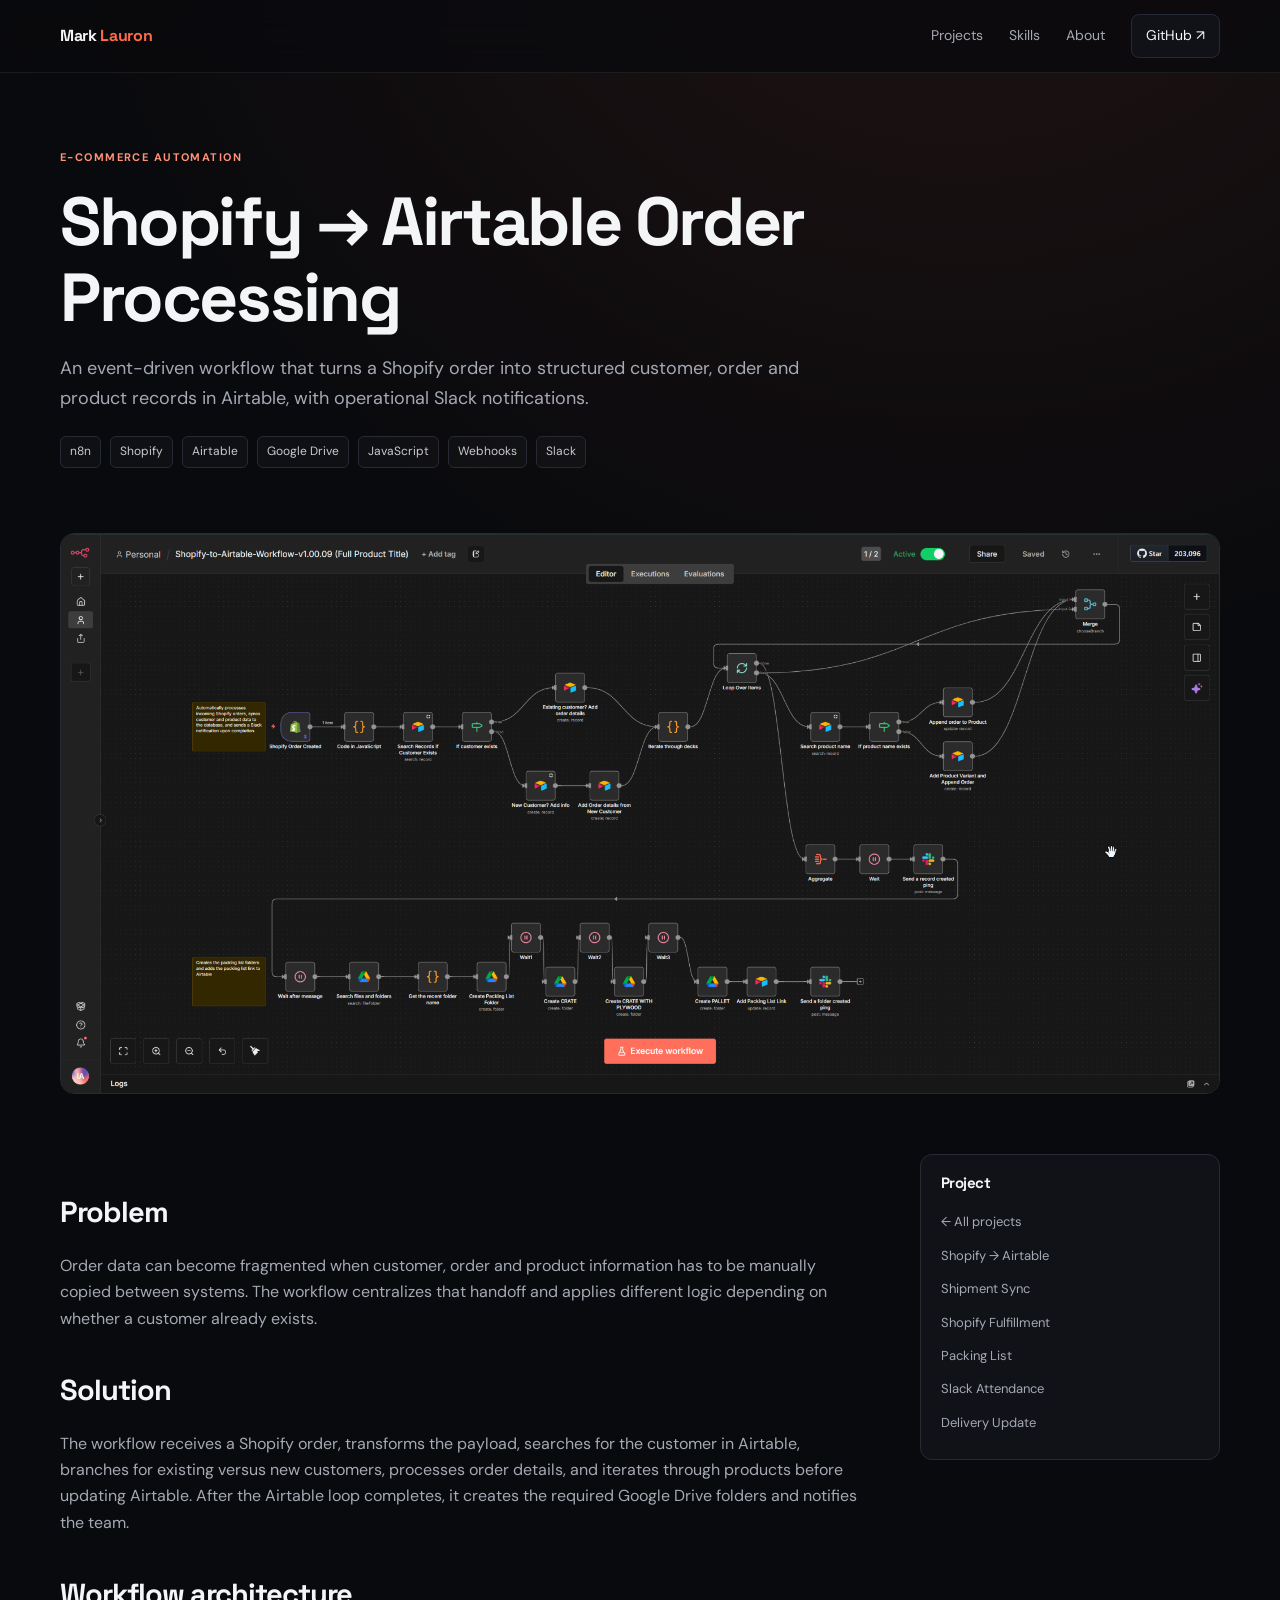
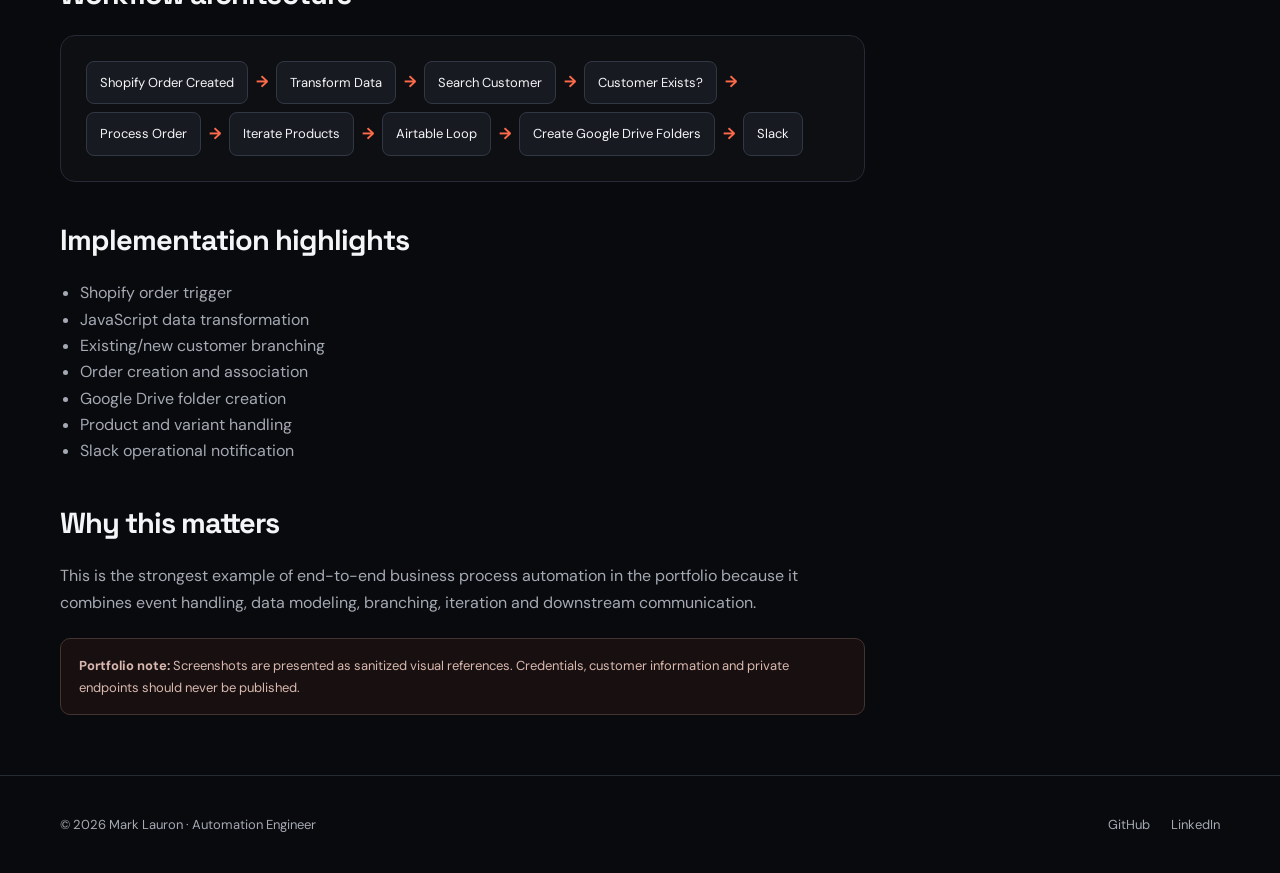
<file: projects/shopify-airtable.html>
<!doctype html>
<html lang="en">
<head>
<meta charset="utf-8">
<meta name="viewport" content="width=device-width, initial-scale=1">
<meta name="description" content="Mark Lauron — Automation Engineer portfolio. n8n, APIs, JavaScript, Shopify, Airtable and business process automation.">
<title>Shopify → Airtable Order Processing | Mark Lauron</title>
<link rel="stylesheet" href="../assets/styles.css">
</head>
<body>

<nav class="nav">
  <div class="container nav-inner">
    <a class="brand" href="../index.html">Mark <span>Lauron</span></a>
    <button class="menu" aria-label="Open navigation">☰</button>
    <div class="nav-links">
      <a href="../index.html#projects">Projects</a>
      <a href="../index.html#skills">Skills</a>
      <a href="../index.html#about">About</a>
      <a class="nav-cta" href="https://github.com/markwenson" target="_blank" rel="noopener">GitHub ↗</a>
    </div>
  </div>
</nav>


<main>
  <section class="project-hero">
    <div class="container">
      <div class="kicker">E-commerce automation</div>
      <h1>Shopify → Airtable Order Processing</h1>
      <p>An event-driven workflow that turns a Shopify order into structured customer, order and product records in Airtable, with operational Slack notifications.</p>
      <div class="meta"><span class="tag">n8n</span><span class="tag">Shopify</span><span class="tag">Airtable</span><span class="tag">Google Drive</span><span class="tag">JavaScript</span><span class="tag">Webhooks</span><span class="tag">Slack</span></div>
    </div>
  </section>

  <div class="container">
    <div class="project-image">
      <img src="../assets/images/shopify-airtable.png" alt="Shopify to Airtable n8n workflow">
    </div>

    <div class="content-grid">
      <article class="prose">
        <h2>Problem</h2>
        <p>Order data can become fragmented when customer, order and product information has to be manually copied between systems. The workflow centralizes that handoff and applies different logic depending on whether a customer already exists.</p>

        <h2>Solution</h2>
        <p>The workflow receives a Shopify order, transforms the payload, searches for the customer in Airtable, branches for existing versus new customers, processes order details, and iterates through products before updating Airtable. After the Airtable loop completes, it creates the required Google Drive folders and notifies the team.</p>

        <h2>Workflow architecture</h2>
        <div class="architecture"><div class="flow"><div class="node">Shopify Order Created</div><div class="arrow">→</div><div class="node">Transform Data</div><div class="arrow">→</div><div class="node">Search Customer</div><div class="arrow">→</div><div class="node">Customer Exists?</div><div class="arrow">→</div><div class="node">Process Order</div><div class="arrow">→</div><div class="node">Iterate Products</div><div class="arrow">→</div><div class="node">Airtable Loop</div><div class="arrow">→</div><div class="node">Create Google Drive Folders</div><div class="arrow">→</div><div class="node">Slack</div></div></div>

        <h2>Implementation highlights</h2>
        <ul><li>Shopify order trigger</li><li>JavaScript data transformation</li><li>Existing/new customer branching</li><li>Order creation and association</li><li>Google Drive folder creation</li><li>Product and variant handling</li><li>Slack operational notification</li></ul>

        <h2>Why this matters</h2>
        <p>This is the strongest example of end-to-end business process automation in the portfolio because it combines event handling, data modeling, branching, iteration and downstream communication.</p>

        <div class="notice">
          <strong>Portfolio note:</strong> Screenshots are presented as sanitized visual references.
          Credentials, customer information and private endpoints should never be published.
        </div>
      </article>

      <aside class="side">
        <h3>Project</h3>
        <a href="../index.html#projects">← All projects</a>
        <a href="shopify-airtable.html">Shopify → Airtable</a>
        <a href="shipment-sync.html">Shipment Sync</a>
        <a href="shopify-fulfillment.html">Shopify Fulfillment</a>
        <a href="packing-list.html">Packing List</a>
        <a href="slack-attendance.html">Slack Attendance</a>
        <a href="shipment-lifecycle.html">Delivery Update</a>
      </aside>
    </div>
  </div>
</main>


<footer class="footer">
  <div class="container footer-inner">
    <div>© <span data-year>2026</span> Mark Lauron · Automation Engineer</div>
    <div>
      <a href="https://github.com/markwenson" target="_blank" rel="noopener">GitHub</a>
      <a href="https://www.linkedin.com/in/mark-wenson-lauron-874984192/" target="_blank" rel="noopener">LinkedIn</a>
    </div>
  </div>
</footer>

<script src="../assets/script.js"></script>
</body>
</html>
</file>
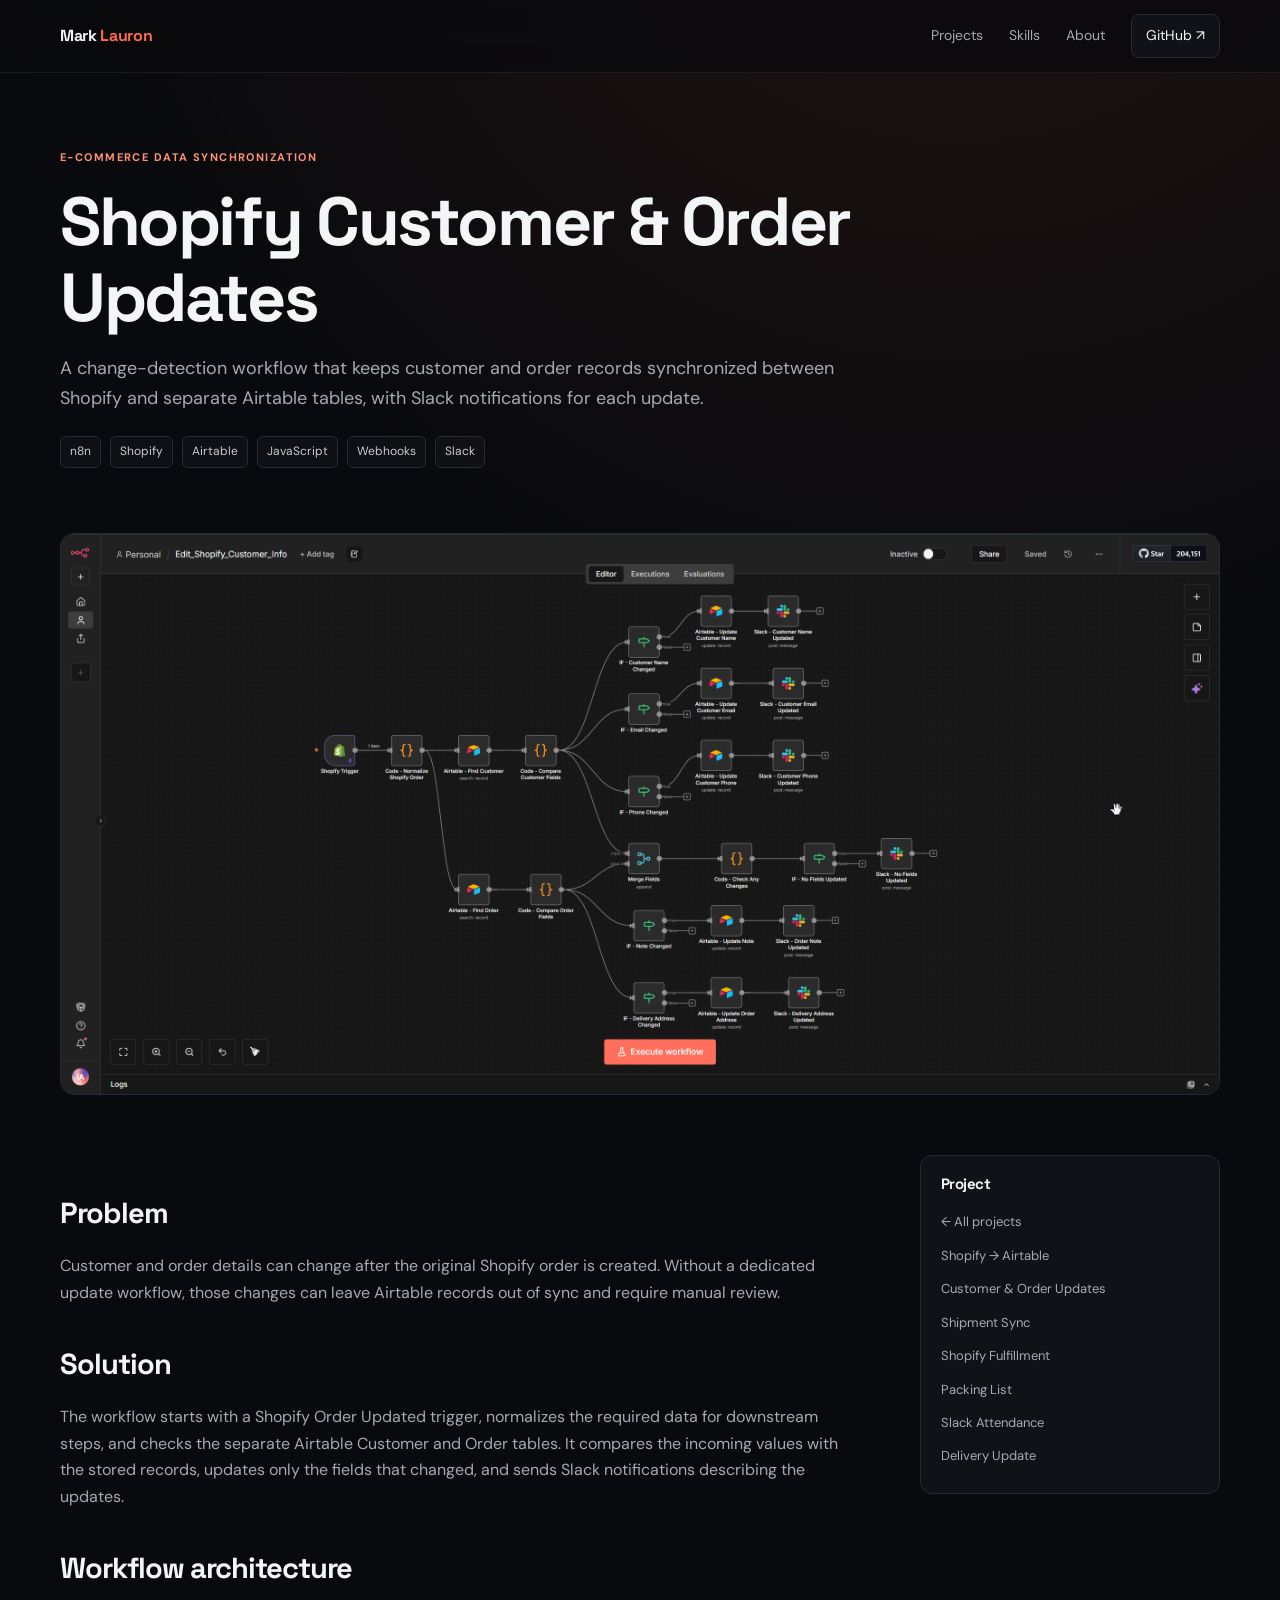
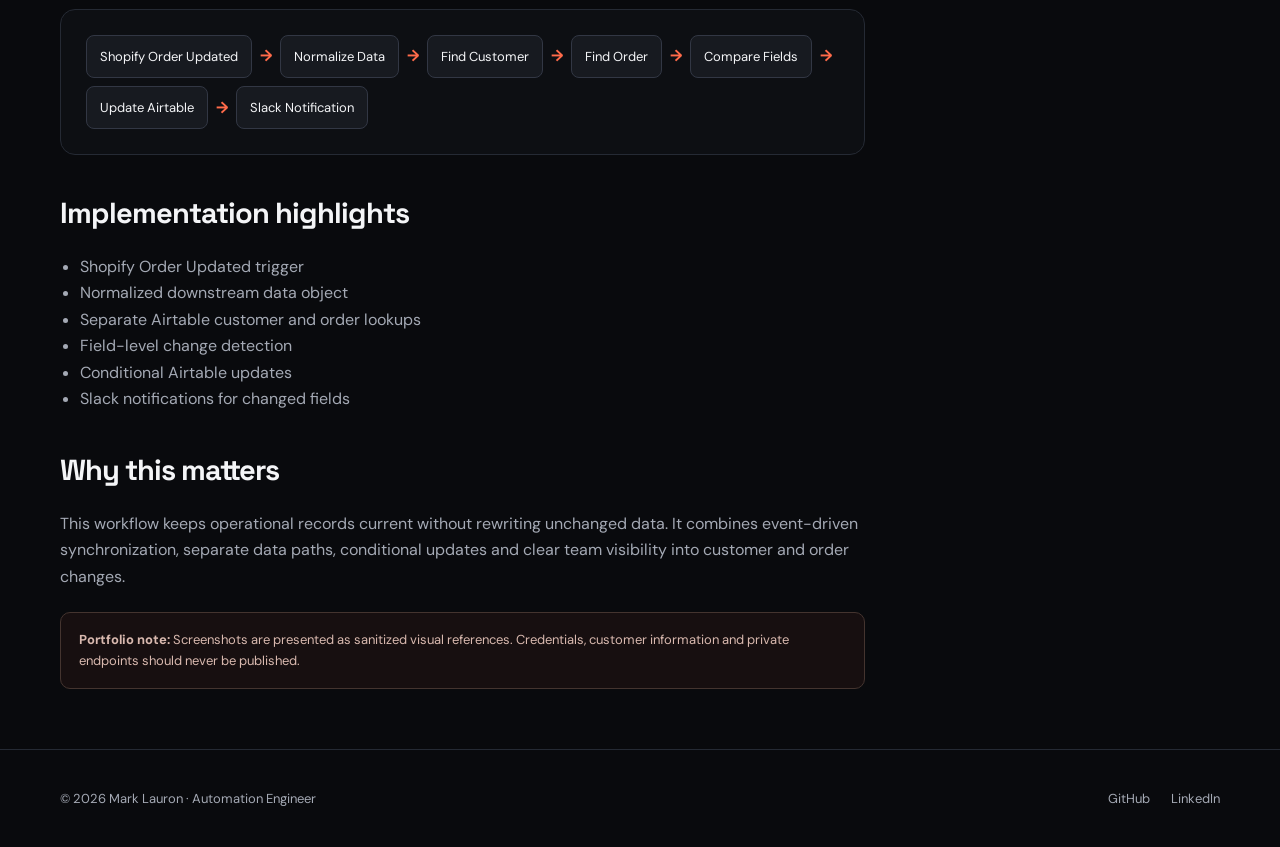
<file: projects/shopify-customer-info.html>
<!doctype html>
<html lang="en">
<head>
<meta charset="utf-8">
<meta name="viewport" content="width=device-width, initial-scale=1">
<meta name="description" content="Mark Lauron — Shopify customer and order update automation workflow using n8n, Airtable and Slack.">
<title>Shopify Customer & Order Updates | Mark Lauron</title>
<link rel="stylesheet" href="../assets/styles.css">
</head>
<body>

<nav class="nav">
  <div class="container nav-inner">
    <a class="brand" href="../index.html">Mark <span>Lauron</span></a>
    <button class="menu" aria-label="Open navigation">☰</button>
    <div class="nav-links">
      <a href="../index.html#projects">Projects</a>
      <a href="../index.html#skills">Skills</a>
      <a href="../index.html#about">About</a>
      <a class="nav-cta" href="https://github.com/markwenson" target="_blank" rel="noopener">GitHub ↗</a>
    </div>
  </div>
</nav>

<main>
  <section class="project-hero">
    <div class="container">
      <div class="kicker">E-commerce data synchronization</div>
      <h1>Shopify Customer & Order Updates</h1>
      <p>A change-detection workflow that keeps customer and order records synchronized between Shopify and separate Airtable tables, with Slack notifications for each update.</p>
      <div class="meta"><span class="tag">n8n</span><span class="tag">Shopify</span><span class="tag">Airtable</span><span class="tag">JavaScript</span><span class="tag">Webhooks</span><span class="tag">Slack</span></div>
    </div>
  </section>

  <div class="container">
    <div class="project-image">
      <img src="../assets/images/shopify-customer-info.png" alt="Shopify customer and order update workflow">
    </div>

    <div class="content-grid">
      <article class="prose">
        <h2>Problem</h2>
        <p>Customer and order details can change after the original Shopify order is created. Without a dedicated update workflow, those changes can leave Airtable records out of sync and require manual review.</p>

        <h2>Solution</h2>
        <p>The workflow starts with a Shopify Order Updated trigger, normalizes the required data for downstream steps, and checks the separate Airtable Customer and Order tables. It compares the incoming values with the stored records, updates only the fields that changed, and sends Slack notifications describing the updates.</p>

        <h2>Workflow architecture</h2>
        <div class="architecture"><div class="flow"><div class="node">Shopify Order Updated</div><div class="arrow">→</div><div class="node">Normalize Data</div><div class="arrow">→</div><div class="node">Find Customer</div><div class="arrow">→</div><div class="node">Find Order</div><div class="arrow">→</div><div class="node">Compare Fields</div><div class="arrow">→</div><div class="node">Update Airtable</div><div class="arrow">→</div><div class="node">Slack Notification</div></div></div>

        <h2>Implementation highlights</h2>
        <ul><li>Shopify Order Updated trigger</li><li>Normalized downstream data object</li><li>Separate Airtable customer and order lookups</li><li>Field-level change detection</li><li>Conditional Airtable updates</li><li>Slack notifications for changed fields</li></ul>

        <h2>Why this matters</h2>
        <p>This workflow keeps operational records current without rewriting unchanged data. It combines event-driven synchronization, separate data paths, conditional updates and clear team visibility into customer and order changes.</p>

        <div class="notice">
          <strong>Portfolio note:</strong> Screenshots are presented as sanitized visual references.
          Credentials, customer information and private endpoints should never be published.
        </div>
      </article>

      <aside class="side">
        <h3>Project</h3>
        <a href="../index.html#projects">← All projects</a>
        <a href="shopify-airtable.html">Shopify → Airtable</a>
        <a href="shopify-customer-info.html">Customer & Order Updates</a>
        <a href="shipment-sync.html">Shipment Sync</a>
        <a href="shopify-fulfillment.html">Shopify Fulfillment</a>
        <a href="packing-list.html">Packing List</a>
        <a href="slack-attendance.html">Slack Attendance</a>
        <a href="shipment-lifecycle.html">Delivery Update</a>
      </aside>
    </div>
  </div>
</main>

<footer class="footer">
  <div class="container footer-inner">
    <div>© <span data-year>2026</span> Mark Lauron · Automation Engineer</div>
    <div>
      <a href="https://github.com/markwenson" target="_blank" rel="noopener">GitHub</a>
      <a href="https://www.linkedin.com/in/mark-wenson-lauron-874984192/" target="_blank" rel="noopener">LinkedIn</a>
    </div>
  </div>
</footer>

<script src="../assets/script.js"></script>
</body>
</html>
</file>
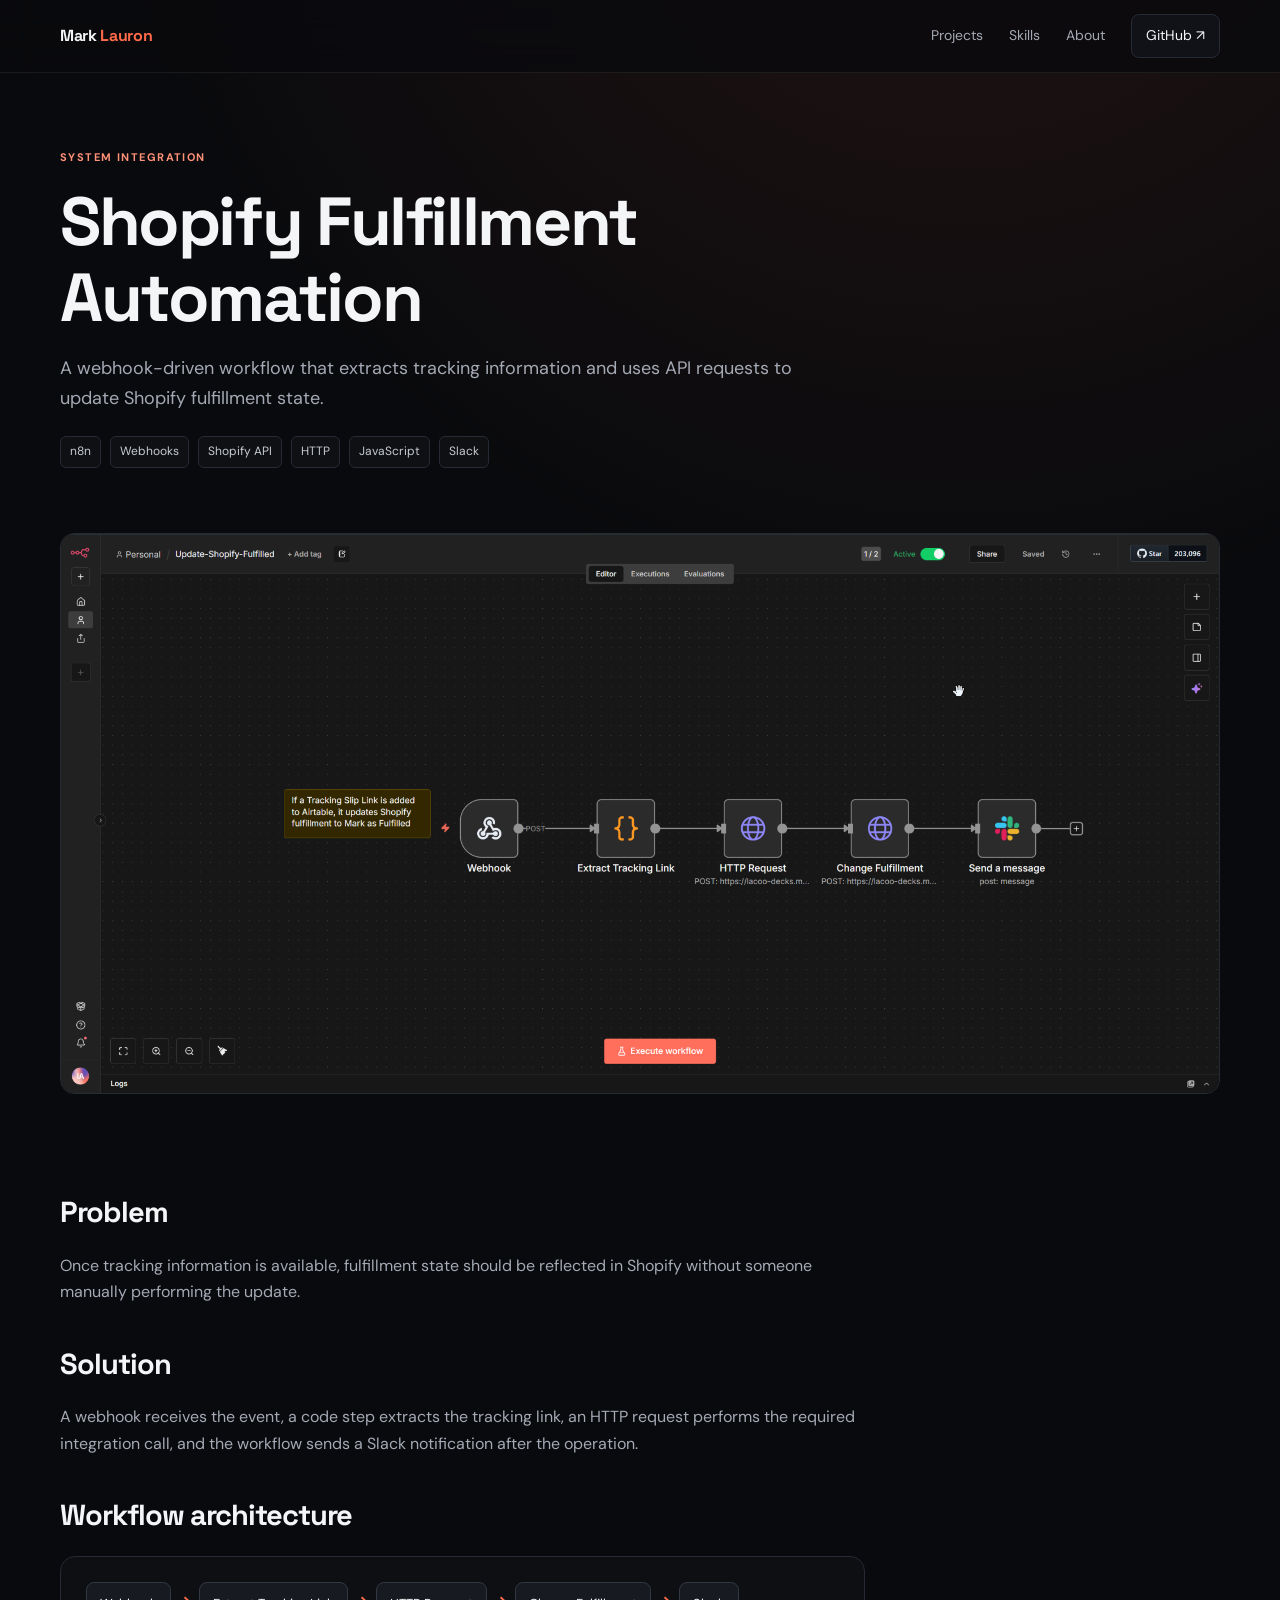
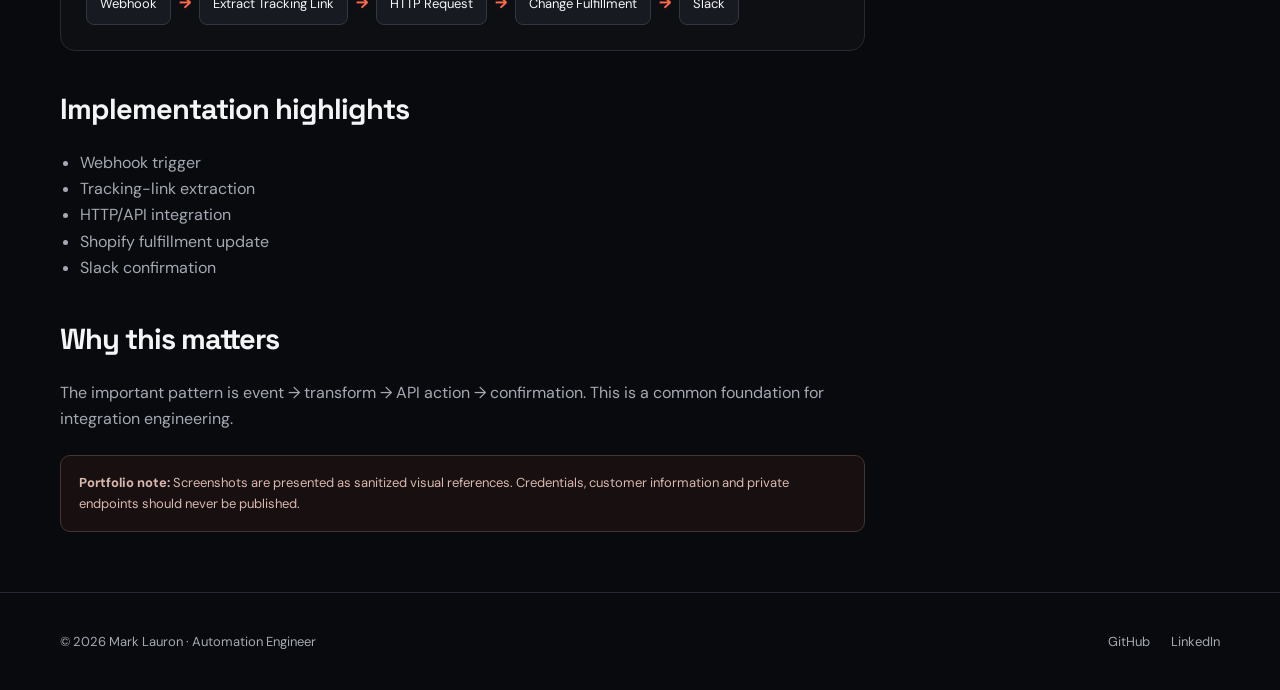
<file: projects/shopify-fulfillment.html>
<!doctype html>
<html lang="en">
<head>
<meta charset="utf-8">
<meta name="viewport" content="width=device-width, initial-scale=1">
<meta name="description" content="Mark Lauron — Automation Engineer portfolio. n8n, APIs, JavaScript, Shopify, Airtable and business process automation.">
<title>Shopify Fulfillment Automation | Mark Lauron</title>
<link rel="stylesheet" href="../assets/styles.css">
</head>
<body>

<nav class="nav">
  <div class="container nav-inner">
    <a class="brand" href="../index.html">Mark <span>Lauron</span></a>
    <button class="menu" aria-label="Open navigation">☰</button>
    <div class="nav-links">
      <a href="../index.html#projects">Projects</a>
      <a href="../index.html#skills">Skills</a>
      <a href="../index.html#about">About</a>
      <a class="nav-cta" href="https://github.com/markwenson" target="_blank" rel="noopener">GitHub ↗</a>
    </div>
  </div>
</nav>


<main>
  <section class="project-hero">
    <div class="container">
      <div class="kicker">System integration</div>
      <h1>Shopify Fulfillment Automation</h1>
      <p>A webhook-driven workflow that extracts tracking information and uses API requests to update Shopify fulfillment state.</p>
      <div class="meta"><span class="tag">n8n</span><span class="tag">Webhooks</span><span class="tag">Shopify API</span><span class="tag">HTTP</span><span class="tag">JavaScript</span><span class="tag">Slack</span></div>
    </div>
  </section>

  <div class="container">
    <div class="project-image">
      <img src="../assets/images/shopify-fulfilled.png" alt="Shopify fulfillment automation workflow">
    </div>

    <div class="content-grid">
      <article class="prose">
        <h2>Problem</h2>
        <p>Once tracking information is available, fulfillment state should be reflected in Shopify without someone manually performing the update.</p>

        <h2>Solution</h2>
        <p>A webhook receives the event, a code step extracts the tracking link, an HTTP request performs the required integration call, and the workflow sends a Slack notification after the operation.</p>

        <h2>Workflow architecture</h2>
        <div class="architecture"><div class="flow"><div class="node">Webhook</div><div class="arrow">→</div><div class="node">Extract Tracking Link</div><div class="arrow">→</div><div class="node">HTTP Request</div><div class="arrow">→</div><div class="node">Change Fulfillment</div><div class="arrow">→</div><div class="node">Slack</div></div></div>

        <h2>Implementation highlights</h2>
        <ul><li>Webhook trigger</li><li>Tracking-link extraction</li><li>HTTP/API integration</li><li>Shopify fulfillment update</li><li>Slack confirmation</li></ul>

        <h2>Why this matters</h2>
        <p>The important pattern is event → transform → API action → confirmation. This is a common foundation for integration engineering.</p>

        <div class="notice">
          <strong>Portfolio note:</strong> Screenshots are presented as sanitized visual references.
          Credentials, customer information and private endpoints should never be published.
        </div>
      </article>

      <aside class="side">
        <h3>Project</h3>
        <a href="../index.html#projects">← All projects</a>
        <a href="shopify-airtable.html">Shopify → Airtable</a>
        <a href="shipment-sync.html">Shipment Sync</a>
        <a href="shopify-fulfillment.html">Shopify Fulfillment</a>
        <a href="packing-list.html">Packing List</a>
        <a href="slack-attendance.html">Slack Attendance</a>
        <a href="shipment-lifecycle.html">Delivery Update</a>
      </aside>
    </div>
  </div>
</main>


<footer class="footer">
  <div class="container footer-inner">
    <div>© <span data-year>2026</span> Mark Lauron · Automation Engineer</div>
    <div>
      <a href="https://github.com/markwenson" target="_blank" rel="noopener">GitHub</a>
      <a href="https://www.linkedin.com/in/mark-wenson-lauron-874984192/" target="_blank" rel="noopener">LinkedIn</a>
    </div>
  </div>
</footer>

<script src="../assets/script.js"></script>
</body>
</html>
</file>
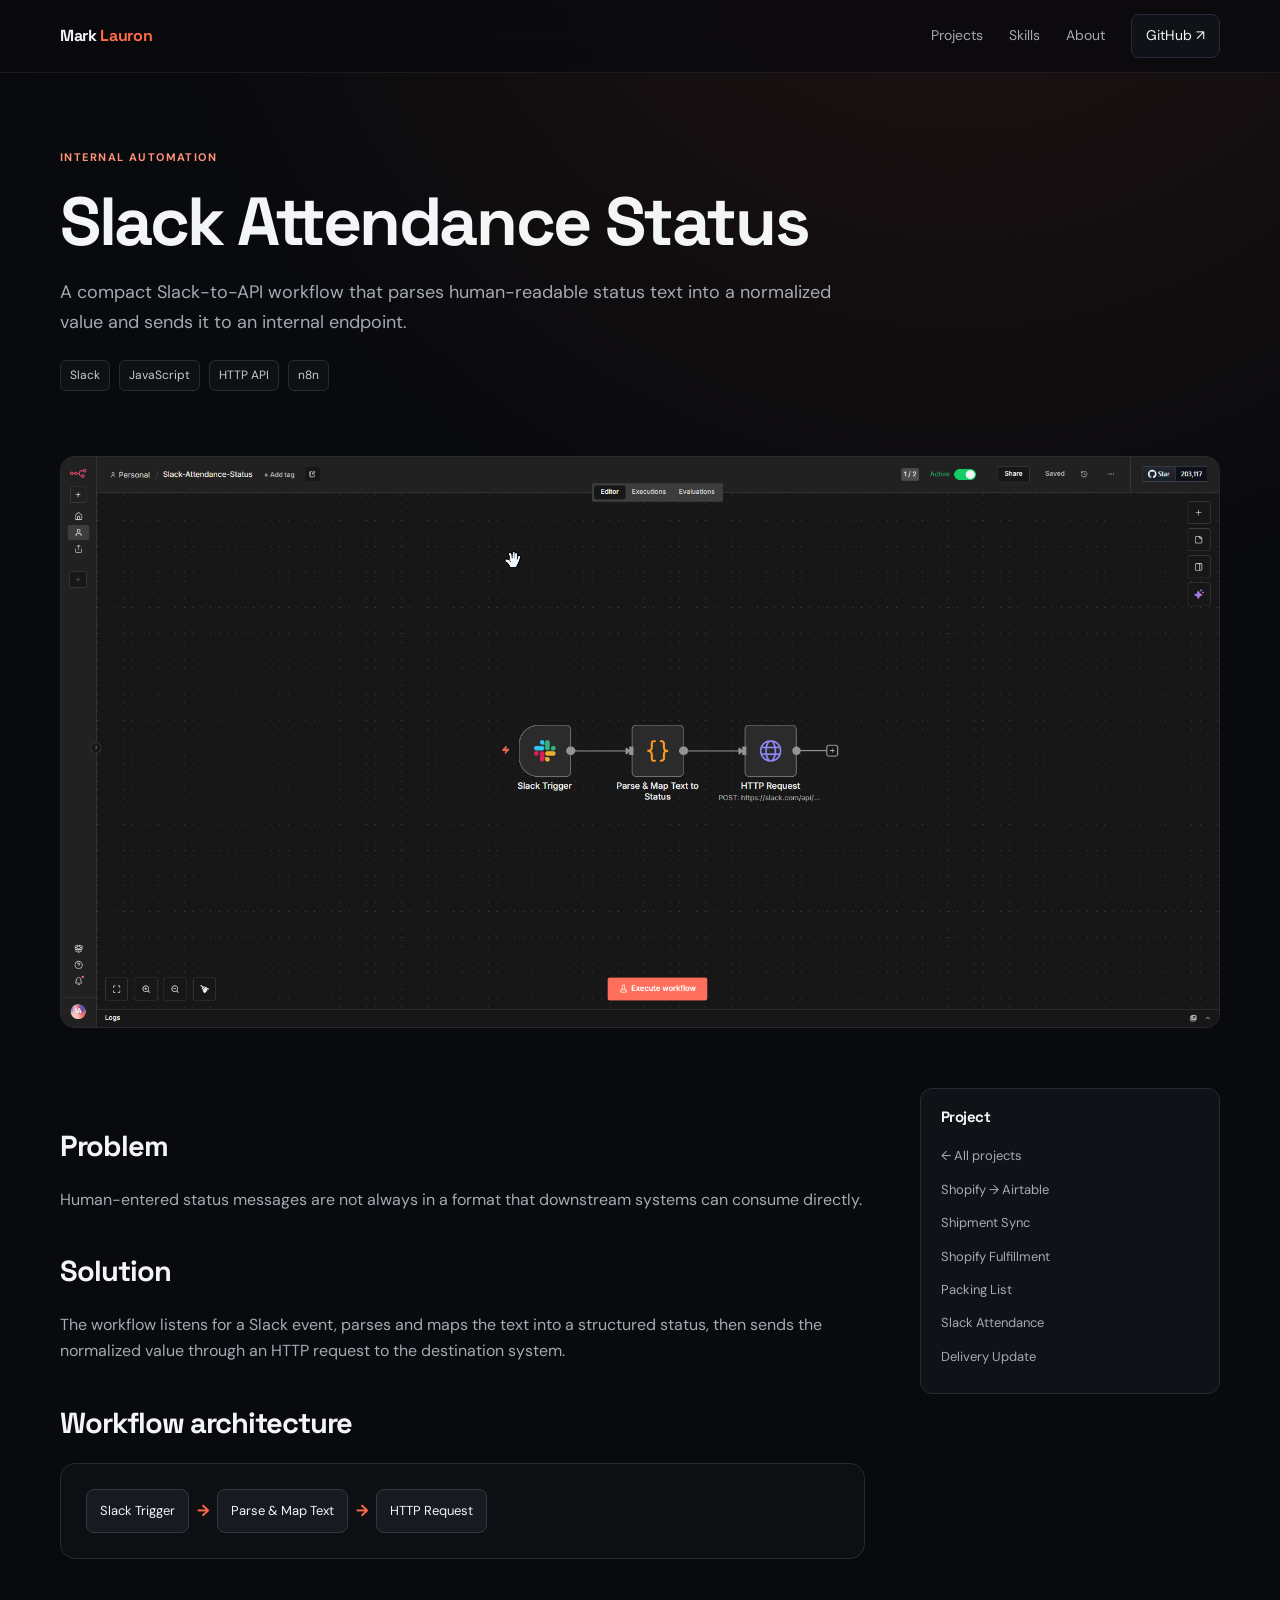
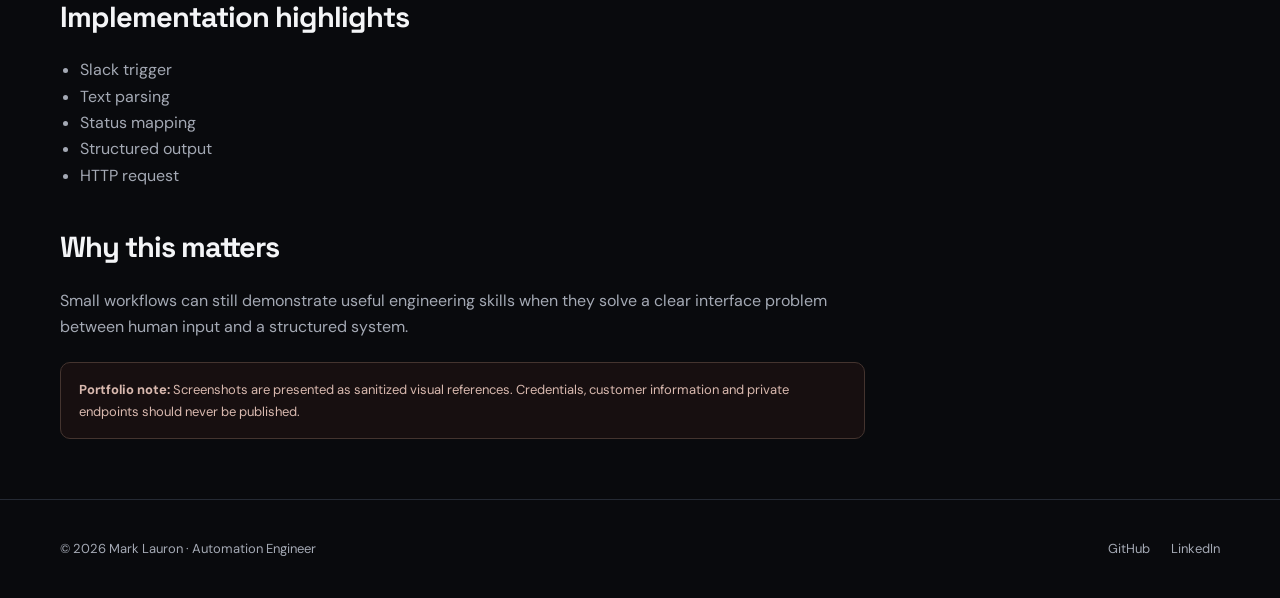
<file: projects/slack-attendance.html>
<!doctype html>
<html lang="en">
<head>
<meta charset="utf-8">
<meta name="viewport" content="width=device-width, initial-scale=1">
<meta name="description" content="Mark Lauron — Automation Engineer portfolio. n8n, APIs, JavaScript, Shopify, Airtable and business process automation.">
<title>Slack Attendance Status | Mark Lauron</title>
<link rel="stylesheet" href="../assets/styles.css">
</head>
<body>

<nav class="nav">
  <div class="container nav-inner">
    <a class="brand" href="../index.html">Mark <span>Lauron</span></a>
    <button class="menu" aria-label="Open navigation">☰</button>
    <div class="nav-links">
      <a href="../index.html#projects">Projects</a>
      <a href="../index.html#skills">Skills</a>
      <a href="../index.html#about">About</a>
      <a class="nav-cta" href="https://github.com/markwenson" target="_blank" rel="noopener">GitHub ↗</a>
    </div>
  </div>
</nav>


<main>
  <section class="project-hero">
    <div class="container">
      <div class="kicker">Internal automation</div>
      <h1>Slack Attendance Status</h1>
      <p>A compact Slack-to-API workflow that parses human-readable status text into a normalized value and sends it to an internal endpoint.</p>
      <div class="meta"><span class="tag">Slack</span><span class="tag">JavaScript</span><span class="tag">HTTP API</span><span class="tag">n8n</span></div>
    </div>
  </section>

  <div class="container">
    <div class="project-image">
      <img src="../assets/images/slack-attendance.png" alt="Slack attendance status workflow">
    </div>

    <div class="content-grid">
      <article class="prose">
        <h2>Problem</h2>
        <p>Human-entered status messages are not always in a format that downstream systems can consume directly.</p>

        <h2>Solution</h2>
        <p>The workflow listens for a Slack event, parses and maps the text into a structured status, then sends the normalized value through an HTTP request to the destination system.</p>

        <h2>Workflow architecture</h2>
        <div class="architecture"><div class="flow"><div class="node">Slack Trigger</div><div class="arrow">→</div><div class="node">Parse & Map Text</div><div class="arrow">→</div><div class="node">HTTP Request</div></div></div>

        <h2>Implementation highlights</h2>
        <ul><li>Slack trigger</li><li>Text parsing</li><li>Status mapping</li><li>Structured output</li><li>HTTP request</li></ul>

        <h2>Why this matters</h2>
        <p>Small workflows can still demonstrate useful engineering skills when they solve a clear interface problem between human input and a structured system.</p>

        <div class="notice">
          <strong>Portfolio note:</strong> Screenshots are presented as sanitized visual references.
          Credentials, customer information and private endpoints should never be published.
        </div>
      </article>

      <aside class="side">
        <h3>Project</h3>
        <a href="../index.html#projects">← All projects</a>
        <a href="shopify-airtable.html">Shopify → Airtable</a>
        <a href="shipment-sync.html">Shipment Sync</a>
        <a href="shopify-fulfillment.html">Shopify Fulfillment</a>
        <a href="packing-list.html">Packing List</a>
        <a href="slack-attendance.html">Slack Attendance</a>
        <a href="shipment-lifecycle.html">Delivery Update</a>
      </aside>
    </div>
  </div>
</main>


<footer class="footer">
  <div class="container footer-inner">
    <div>© <span data-year>2026</span> Mark Lauron · Automation Engineer</div>
    <div>
      <a href="https://github.com/markwenson" target="_blank" rel="noopener">GitHub</a>
      <a href="https://www.linkedin.com/in/mark-wenson-lauron-874984192/" target="_blank" rel="noopener">LinkedIn</a>
    </div>
  </div>
</footer>

<script src="../assets/script.js"></script>
</body>
</html>
</file>
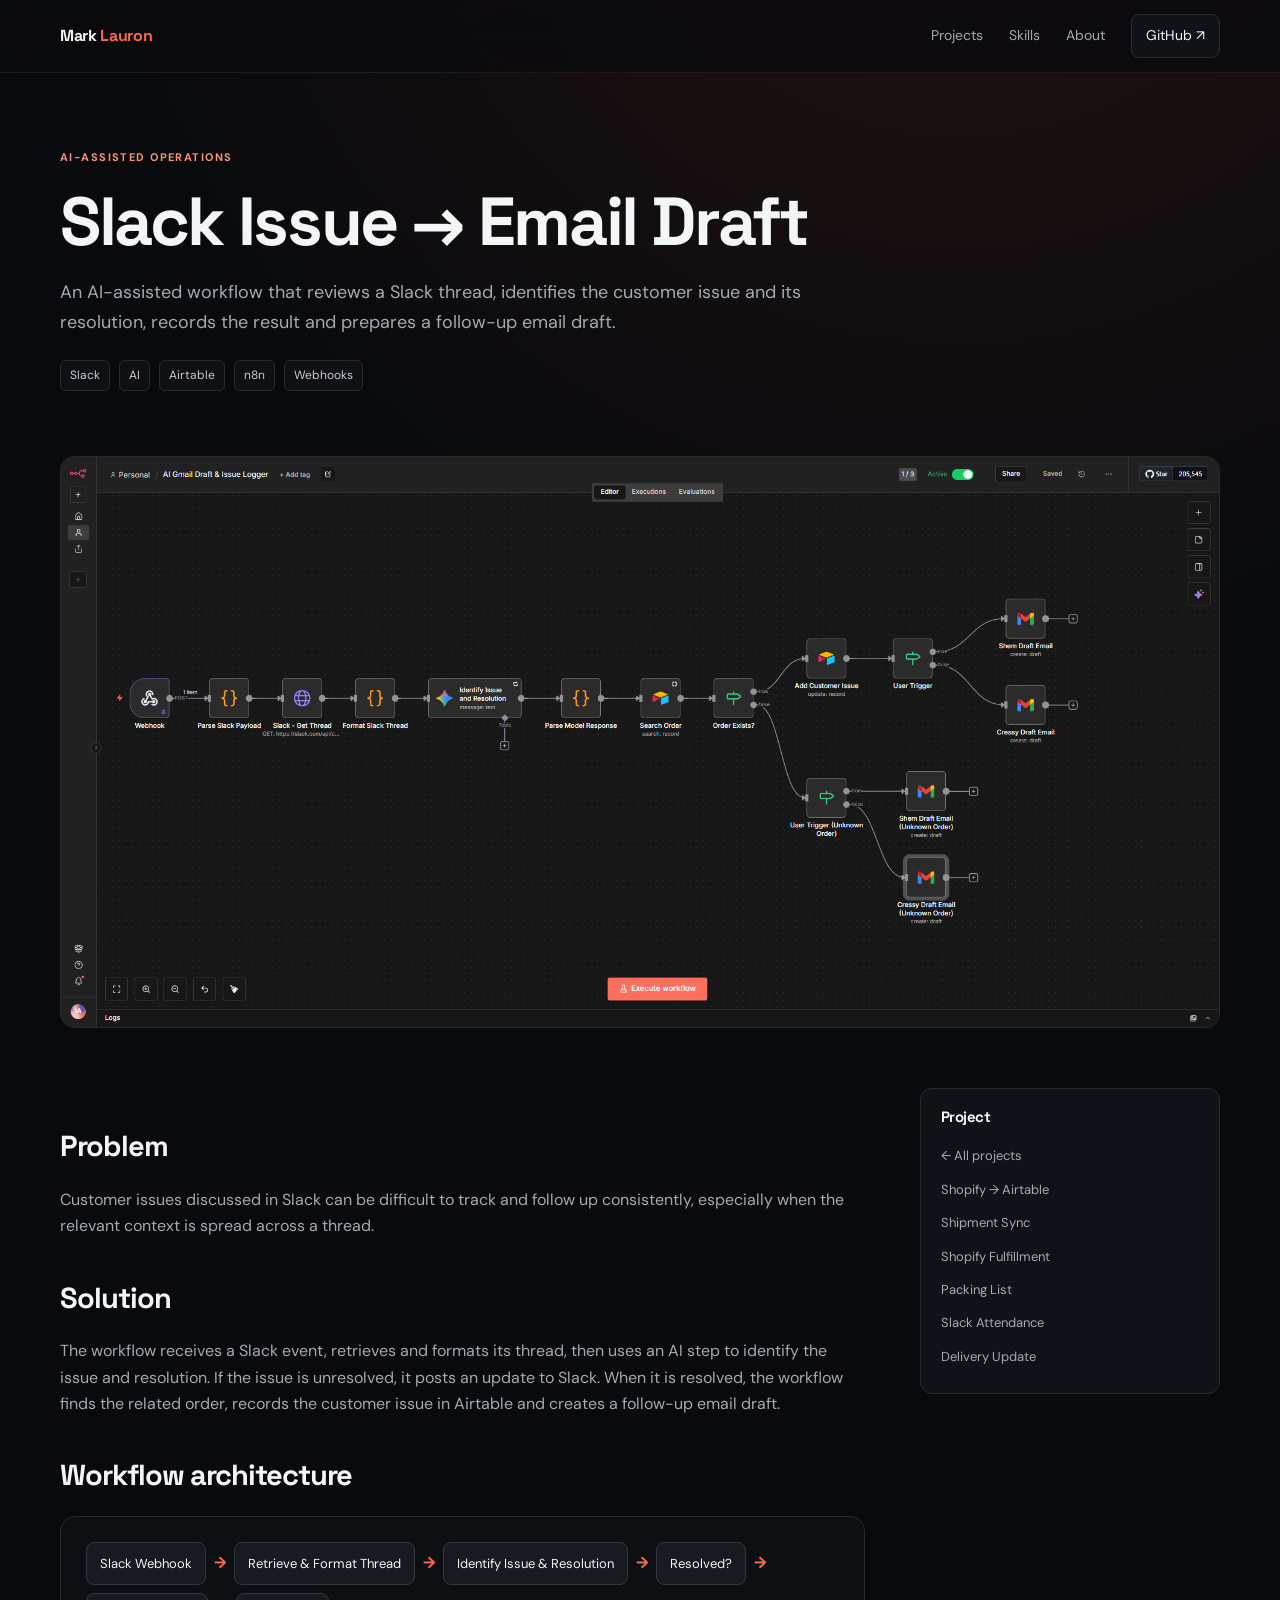
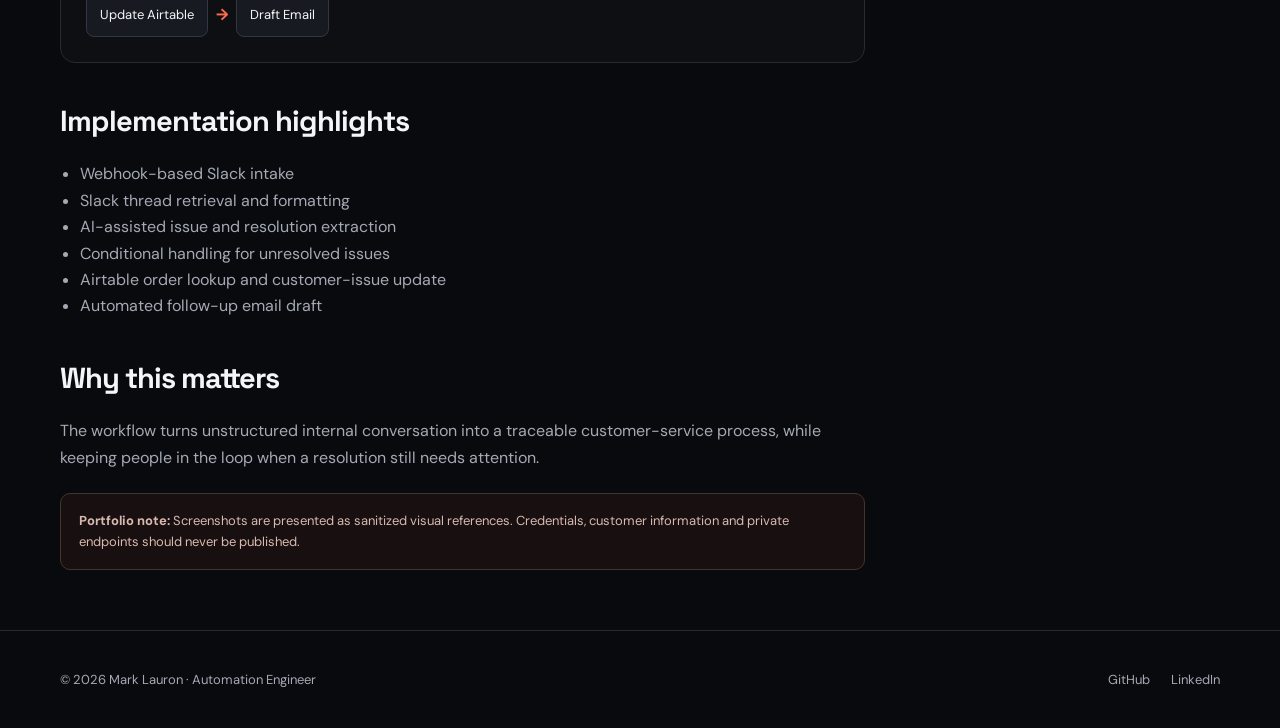
<file: projects/slack-draft-email.html>
<!doctype html>
<html lang="en">
<head>
<meta charset="utf-8">
<meta name="viewport" content="width=device-width, initial-scale=1">
<meta name="description" content="Mark Lauron — Slack issue-resolution and email-draft automation using n8n, Airtable and AI.">
<title>Slack Issue to Email Draft | Mark Lauron</title>
<link rel="stylesheet" href="../assets/styles.css">
</head>
<body>

<nav class="nav">
  <div class="container nav-inner">
    <a class="brand" href="../index.html">Mark <span>Lauron</span></a>
    <button class="menu" aria-label="Open navigation">☰</button>
    <div class="nav-links">
      <a href="../index.html#projects">Projects</a>
      <a href="../index.html#skills">Skills</a>
      <a href="../index.html#about">About</a>
      <a class="nav-cta" href="https://github.com/markLauron" target="_blank" rel="noopener">GitHub ↗</a>
    </div>
  </div>
</nav>

<main>
  <section class="project-hero">
    <div class="container">
      <div class="kicker">AI-assisted operations</div>
      <h1>Slack Issue → Email Draft</h1>
      <p>An AI-assisted workflow that reviews a Slack thread, identifies the customer issue and its resolution, records the result and prepares a follow-up email draft.</p>
      <div class="meta"><span class="tag">Slack</span><span class="tag">AI</span><span class="tag">Airtable</span><span class="tag">n8n</span><span class="tag">Webhooks</span></div>
    </div>
  </section>

  <div class="container">
    <div class="project-image">
      <img src="../assets/images/slack-draft-email.png" alt="n8n workflow that processes Slack issues and creates an email draft">
    </div>

    <div class="content-grid">
      <article class="prose">
        <h2>Problem</h2>
        <p>Customer issues discussed in Slack can be difficult to track and follow up consistently, especially when the relevant context is spread across a thread.</p>

        <h2>Solution</h2>
        <p>The workflow receives a Slack event, retrieves and formats its thread, then uses an AI step to identify the issue and resolution. If the issue is unresolved, it posts an update to Slack. When it is resolved, the workflow finds the related order, records the customer issue in Airtable and creates a follow-up email draft.</p>

        <h2>Workflow architecture</h2>
        <div class="architecture"><div class="flow"><div class="node">Slack Webhook</div><div class="arrow">→</div><div class="node">Retrieve & Format Thread</div><div class="arrow">→</div><div class="node">Identify Issue & Resolution</div><div class="arrow">→</div><div class="node">Resolved?</div><div class="arrow">→</div><div class="node">Update Airtable</div><div class="arrow">→</div><div class="node">Draft Email</div></div></div>

        <h2>Implementation highlights</h2>
        <ul><li>Webhook-based Slack intake</li><li>Slack thread retrieval and formatting</li><li>AI-assisted issue and resolution extraction</li><li>Conditional handling for unresolved issues</li><li>Airtable order lookup and customer-issue update</li><li>Automated follow-up email draft</li></ul>

        <h2>Why this matters</h2>
        <p>The workflow turns unstructured internal conversation into a traceable customer-service process, while keeping people in the loop when a resolution still needs attention.</p>

        <div class="notice">
          <strong>Portfolio note:</strong> Screenshots are presented as sanitized visual references.
          Credentials, customer information and private endpoints should never be published.
        </div>
      </article>

      <aside class="side">
        <h3>Project</h3>
        <a href="../index.html#projects">← All projects</a>
        <a href="shopify-airtable.html">Shopify → Airtable</a>
        <a href="shipment-sync.html">Shipment Sync</a>
        <a href="shopify-fulfillment.html">Shopify Fulfillment</a>
        <a href="packing-list.html">Packing List</a>
        <a href="slack-attendance.html">Slack Attendance</a>
        <a href="shipment-lifecycle.html">Delivery Update</a>
      </aside>
    </div>
  </div>
</main>

<footer class="footer">
  <div class="container footer-inner">
    <div>© <span data-year>2026</span> Mark Lauron · Automation Engineer</div>
    <div>
      <a href="https://github.com/markLauron" target="_blank" rel="noopener">GitHub</a>
      <a href="https://www.linkedin.com/in/mark-wenson-lauron-874984192/" target="_blank" rel="noopener">LinkedIn</a>
    </div>
  </div>
</footer>

<script src="../assets/script.js"></script>
</body>
</html>
</file>
<file: assets/styles.css>
@import url('https://fonts.googleapis.com/css2?family=DM+Sans:wght@400;500;600;700&family=Space+Grotesk:wght@500;600;700&display=swap');

:root {
  --bg: #090a0d;
  --panel: #101218;
  --panel-2: #151820;
  --text: #f4f5f7;
  --muted: #a4a9b4;
  --line: #252a34;
  --accent: #ff6b4a;
  --accent-2: #ff9278;
  --green: #36d98a;
  --max: 1160px;
}

* { box-sizing: border-box; }
html { scroll-behavior: smooth; }
body {
  margin: 0;
  background:
    radial-gradient(circle at 75% -10%, rgba(255,107,74,.10), transparent 32%),
    var(--bg);
  color: var(--text);
  font-family: "DM Sans", system-ui, sans-serif;
  line-height: 1.65;
}
a { color: inherit; }
img { max-width: 100%; display: block; }
.container { width: min(var(--max), calc(100% - 40px)); margin: auto; }
.nav {
  position: sticky; top: 0; z-index: 20;
  backdrop-filter: blur(16px);
  background: rgba(9,10,13,.78);
  border-bottom: 1px solid rgba(255,255,255,.07);
}
.nav-inner {
  min-height: 72px; display: flex; align-items: center; justify-content: space-between;
}
.brand { text-decoration: none; font-weight: 700; font-family: "Space Grotesk"; letter-spacing: -.02em; }
.brand span { color: var(--accent); }
.nav-links { display: flex; gap: 26px; align-items: center; }
.nav-links a { text-decoration: none; color: var(--muted); font-size: 14px; }
.nav-links a:hover { color: var(--text); }
.nav-cta {
  padding: 9px 14px; border: 1px solid var(--line); border-radius: 8px;
  color: var(--text) !important; background: var(--panel);
}
.menu { display:none; background:none; border:0; color:var(--text); font-size:22px; }

.hero { padding: 105px 0 90px; }
.eyebrow {
  display:inline-flex; gap:8px; align-items:center; padding:7px 11px;
  border:1px solid var(--line); border-radius:999px; color:var(--muted);
  background: rgba(255,255,255,.025); font-size:13px;
}
.dot { width:7px; height:7px; border-radius:50%; background:var(--green); box-shadow:0 0 14px rgba(54,217,138,.5); }
h1,h2,h3 { font-family:"Space Grotesk",sans-serif; letter-spacing:-.035em; line-height:1.12; margin-top:0; }
.hero h1 { font-size: clamp(48px, 7vw, 82px); max-width: 850px; margin: 24px 0 20px; }
.hero h1 em { color: var(--accent); font-style:normal; }
.hero p { color:var(--muted); max-width:720px; font-size:19px; }
.actions { display:flex; gap:12px; margin-top:30px; flex-wrap:wrap; }
.btn {
  display:inline-flex; align-items:center; justify-content:center; gap:8px;
  padding:12px 17px; border-radius:9px; text-decoration:none; font-weight:600; font-size:14px;
  border:1px solid var(--line); background:var(--panel);
}
.btn.primary { background:var(--accent); border-color:var(--accent); color:#160b07; }
.btn:hover { transform:translateY(-1px); }

.section { padding: 76px 0; }
.section-head { display:flex; justify-content:space-between; gap:30px; align-items:end; margin-bottom:30px; }
.section-head h2 { font-size:38px; margin-bottom:8px; }
.section-head p { color:var(--muted); max-width:650px; margin:0; }

.grid { display:grid; grid-template-columns:repeat(2,1fr); gap:18px; }
.card {
  background: linear-gradient(145deg, rgba(255,255,255,.045), rgba(255,255,255,.018));
  border:1px solid var(--line); border-radius:15px; overflow:hidden;
  transition:.2s ease; text-decoration:none;
}
.card:hover { border-color:#3a404d; transform:translateY(-3px); }
.card-img { aspect-ratio: 16/8.7; overflow:hidden; background:#07080a; border-bottom:1px solid var(--line); }
.card-img img { width:100%; height:100%; object-fit:cover; object-position:center; transition:.3s; }
.card:hover img { transform:scale(1.015); }
.card-body { padding:24px; }
.kicker { color:var(--accent-2); text-transform:uppercase; font-size:11px; font-weight:700; letter-spacing:.13em; }
.card h3 { font-size:23px; margin:9px 0 10px; }
.card p { color:var(--muted); margin:0 0 18px; }
.tags { display:flex; flex-wrap:wrap; gap:7px; }
.tag { padding:5px 9px; border:1px solid var(--line); border-radius:6px; color:#c7cbd2; font-size:12px; background:rgba(255,255,255,.025); }

.stats { display:grid; grid-template-columns:repeat(4,1fr); border:1px solid var(--line); border-radius:14px; overflow:hidden; }
.stat { padding:22px; background:rgba(255,255,255,.02); border-right:1px solid var(--line); }
.stat:last-child { border-right:0; }
.stat strong { display:block; font:700 30px "Space Grotesk"; }
.stat span { color:var(--muted); font-size:13px; }

.about-grid { display:grid; grid-template-columns:1.15fr .85fr; gap:50px; }
.about-grid p { color:var(--muted); }
.skills { display:flex; flex-wrap:wrap; gap:9px; margin-top:20px; }
.skill { padding:9px 12px; border:1px solid var(--line); border-radius:7px; background:var(--panel); font-size:13px; }

.architecture {
  border:1px solid var(--line); border-radius:15px; padding:25px;
  background: #0d0f13; overflow:auto;
}
.flow { display:flex; align-items:center; gap:8px; flex-wrap:wrap; }
.node {
  padding:10px 13px; border:1px solid #323744; border-radius:8px; background:#171a20;
  font-size:13px; white-space:nowrap;
}
.arrow { color:var(--accent); font-weight:700; }

.quote {
  border-left:3px solid var(--accent); padding:8px 0 8px 20px; color:#d6d8dd; margin:30px 0;
}

.project-hero { padding:75px 0 35px; }
.project-hero h1 { font-size:clamp(40px,6vw,68px); max-width:900px; margin:18px 0; }
.project-hero p { max-width:780px; color:var(--muted); font-size:18px; }
.meta { display:flex; flex-wrap:wrap; gap:9px; margin-top:22px; }
.project-image { margin:30px 0 60px; border:1px solid var(--line); border-radius:14px; overflow:hidden; background:#050607; }
.project-image img { width:100%; }
.content-grid { display:grid; grid-template-columns: 1fr 300px; gap:55px; }
.prose h2 { margin-top:42px; font-size:29px; }
.prose p,.prose li { color:var(--muted); }
.prose ul { padding-left:20px; }
.side { position:sticky; top:95px; align-self:start; border:1px solid var(--line); border-radius:12px; padding:20px; background:var(--panel); }
.side h3 { font-size:15px; margin-bottom:13px; }
.side a { display:block; color:var(--muted); text-decoration:none; padding:6px 0; font-size:13px; }
.side a:hover { color:var(--text); }

.footer { border-top:1px solid var(--line); padding:38px 0; margin-top:60px; color:var(--muted); font-size:13px; }
.footer-inner { display:flex; justify-content:space-between; gap:20px; flex-wrap:wrap; }
.footer a { color:var(--muted); text-decoration:none; margin-left:18px; }

.notice { border:1px solid #44342f; background:rgba(255,107,74,.06); padding:16px 18px; border-radius:10px; color:#d9b9af; font-size:13px; margin-top:22px; }

@media (max-width: 800px) {
  .nav-links { display:none; position:absolute; top:72px; left:0; right:0; background:#0b0c10; border-bottom:1px solid var(--line); padding:16px 20px; flex-direction:column; align-items:flex-start; }
  .nav-links.open { display:flex; }
  .menu { display:block; }
  .grid,.about-grid,.content-grid { grid-template-columns:1fr; }
  .stats { grid-template-columns:repeat(2,1fr); }
  .stat:nth-child(2) { border-right:0; }
  .stat:nth-child(-n+2) { border-bottom:1px solid var(--line); }
  .side { position:static; }
}
</file>
